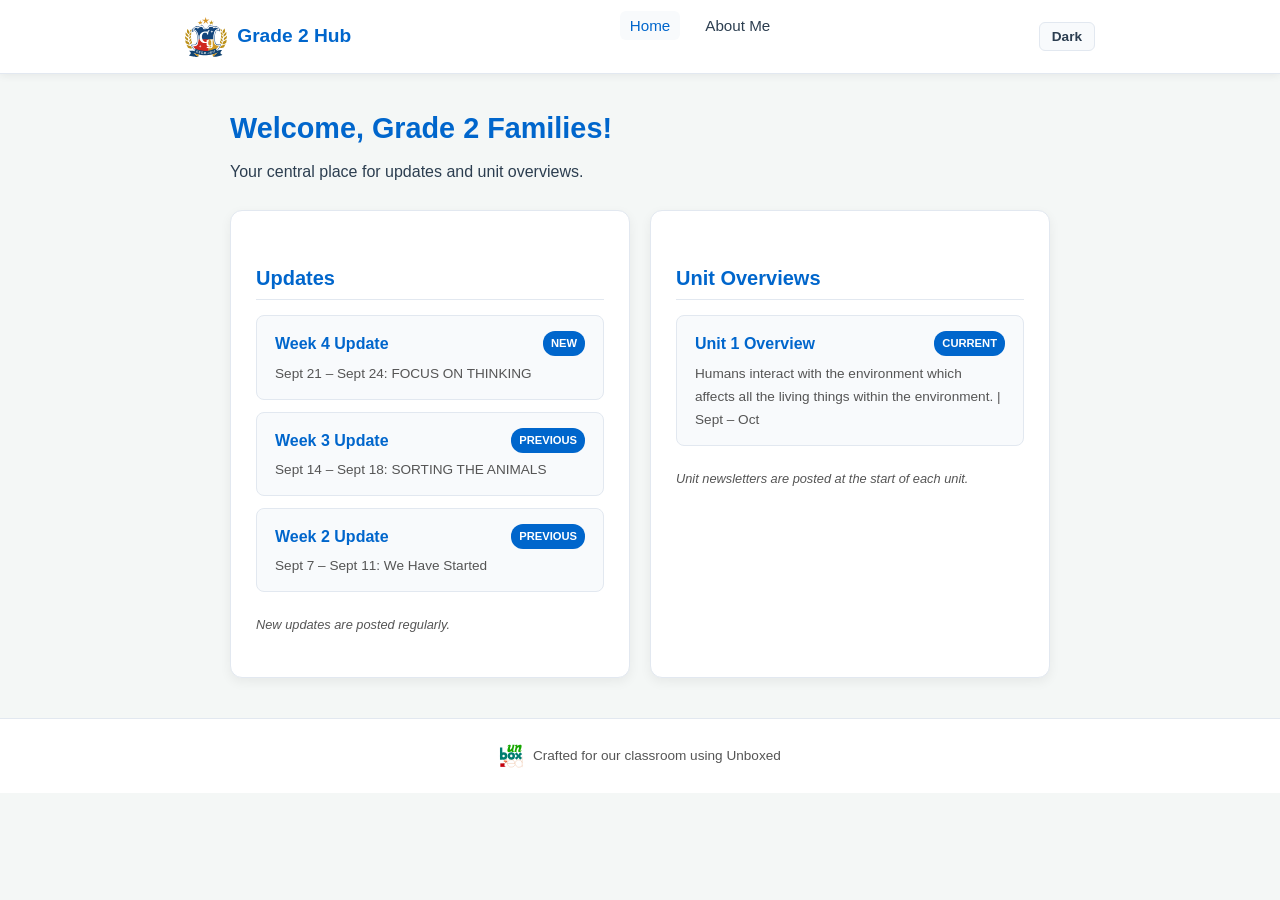
<file: index.html>
<!DOCTYPE html>
<html lang="en">

<head>
    <meta charset="UTF-8">
    <meta name="viewport" content="width=device-width, initial-scale=1.0">
    <title>Grade 2 Parent Communication Hub</title>
    <link rel="icon" type="image/svg+xml" href="assets/GCIS_logo.svg">
    <!-- LINK TO CENTRAL STYLESHEET -->
    <link rel="stylesheet" href="assets/style.css">
</head>

<body>

    <!-- TOP NAVIGATION BAR -->
    <nav class="navbar">
        <div class="nav-container">
            <a href="index.html" class="nav-brand"><img src="assets/GCIS_logo.svg" alt="School Logo" style="height: 40px; vertical-align: middle; margin-right: 10px;">Grade 2 Hub</a>

            <ul class="nav-menu">
                <li><a href="index.html" class="nav-link active">Home</a></li>
                <li><a href="about.html" class="nav-link">About Me</a></li>
            </ul>

            <div class="nav-controls">
                <!-- Google Translate Dropdown Widget -->
                <div id="google_translate_element"></div>

                <!-- Dark Mode Toggle Button -->
                <button id="theme-toggle" class="theme-toggle-btn" aria-label="Toggle Dark Mode">Dark</button>
            </div>
        </div>
    </nav>

    <!-- MAIN CONTENT -->
    <div class="container">
        <header>
            <h1>Welcome, Grade 2 Families!</h1>
            <p>Your central place for updates and unit overviews.</p>
        </header>

        <div class="sections-grid">

            <!-- WEEKLY NEWSLETTERS -->
            <div class="section-card weekly-card">
                <h2>Updates</h2>
                <div class="link-list">
                
                    <a href="weekly/week-04/" class="link-button">
                        <span class="link-title">Week 4 Update <span class="badge">NEW</span></span>
                        <span class="link-subtitle">Sept 21 – Sept 24: FOCUS ON THINKING</span>
                    </a>

                    <a href="weekly/week-03/" class="link-button">
                        <span class="link-title">Week 3 Update <span class="badge">PREVIOUS</span></span>
                        <span class="link-subtitle">Sept 14 – Sept 18: SORTING THE ANIMALS</span>
                    </a>

                    <a href="weekly/week-02/index.html" class="link-button">
                        <span class="link-title">Week 2 Update <span class="badge">PREVIOUS</span></span>
                        <span class="link-subtitle">Sept 7 – Sept 11: We Have Started</span>
                    </a>

                    <p class="note">New updates are posted regularly.</p>
                </div>
            </div>

            <!-- UNIT NEWSLETTERS -->
            <div class="section-card unit-card">
                <h2>Unit Overviews</h2>
                <div class="link-list">

                    <a href="units/unit-1/index.html" class="link-button">
                        <span class="link-title">Unit 1 Overview <span class="badge">CURRENT</span></span>
                        <span class="link-subtitle">Humans interact with the environment which affects all the living
                            things within the environment. | Sept – Oct</span>
                    </a>

                    <p class="note">Unit newsletters are posted at the start of each unit.</p>
                </div>
            </div>

        </div>
    </div>

    <!-- JAVASCRIPT FOR TRANSLATION AND DARK MODE TOGGLE -->
    <script type="text/javascript">
        function googleTranslateElementInit() {
            new google.translate.TranslateElement({
                pageLanguage: 'en',
                includedLanguages: 'zh-TW',
                layout: google.translate.TranslateElement.InlineLayout.SIMPLE
            }, 'google_translate_element');
        }
    </script>
    <script type="text/javascript"
        src="//translate.google.com/translate_a/element.js?cb=googleTranslateElementInit"></script>

    <!-- LINK TO CENTRAL JAVASCRIPT -->
    <script src="assets/main.js"></script>

        <footer class="site-footer">
        <img src="assets/unboxed_logo.svg" alt="Unboxed Logo">
        <span>Crafted for our classroom using Unboxed</span>
    </footer>
</body>

</html>
</file>
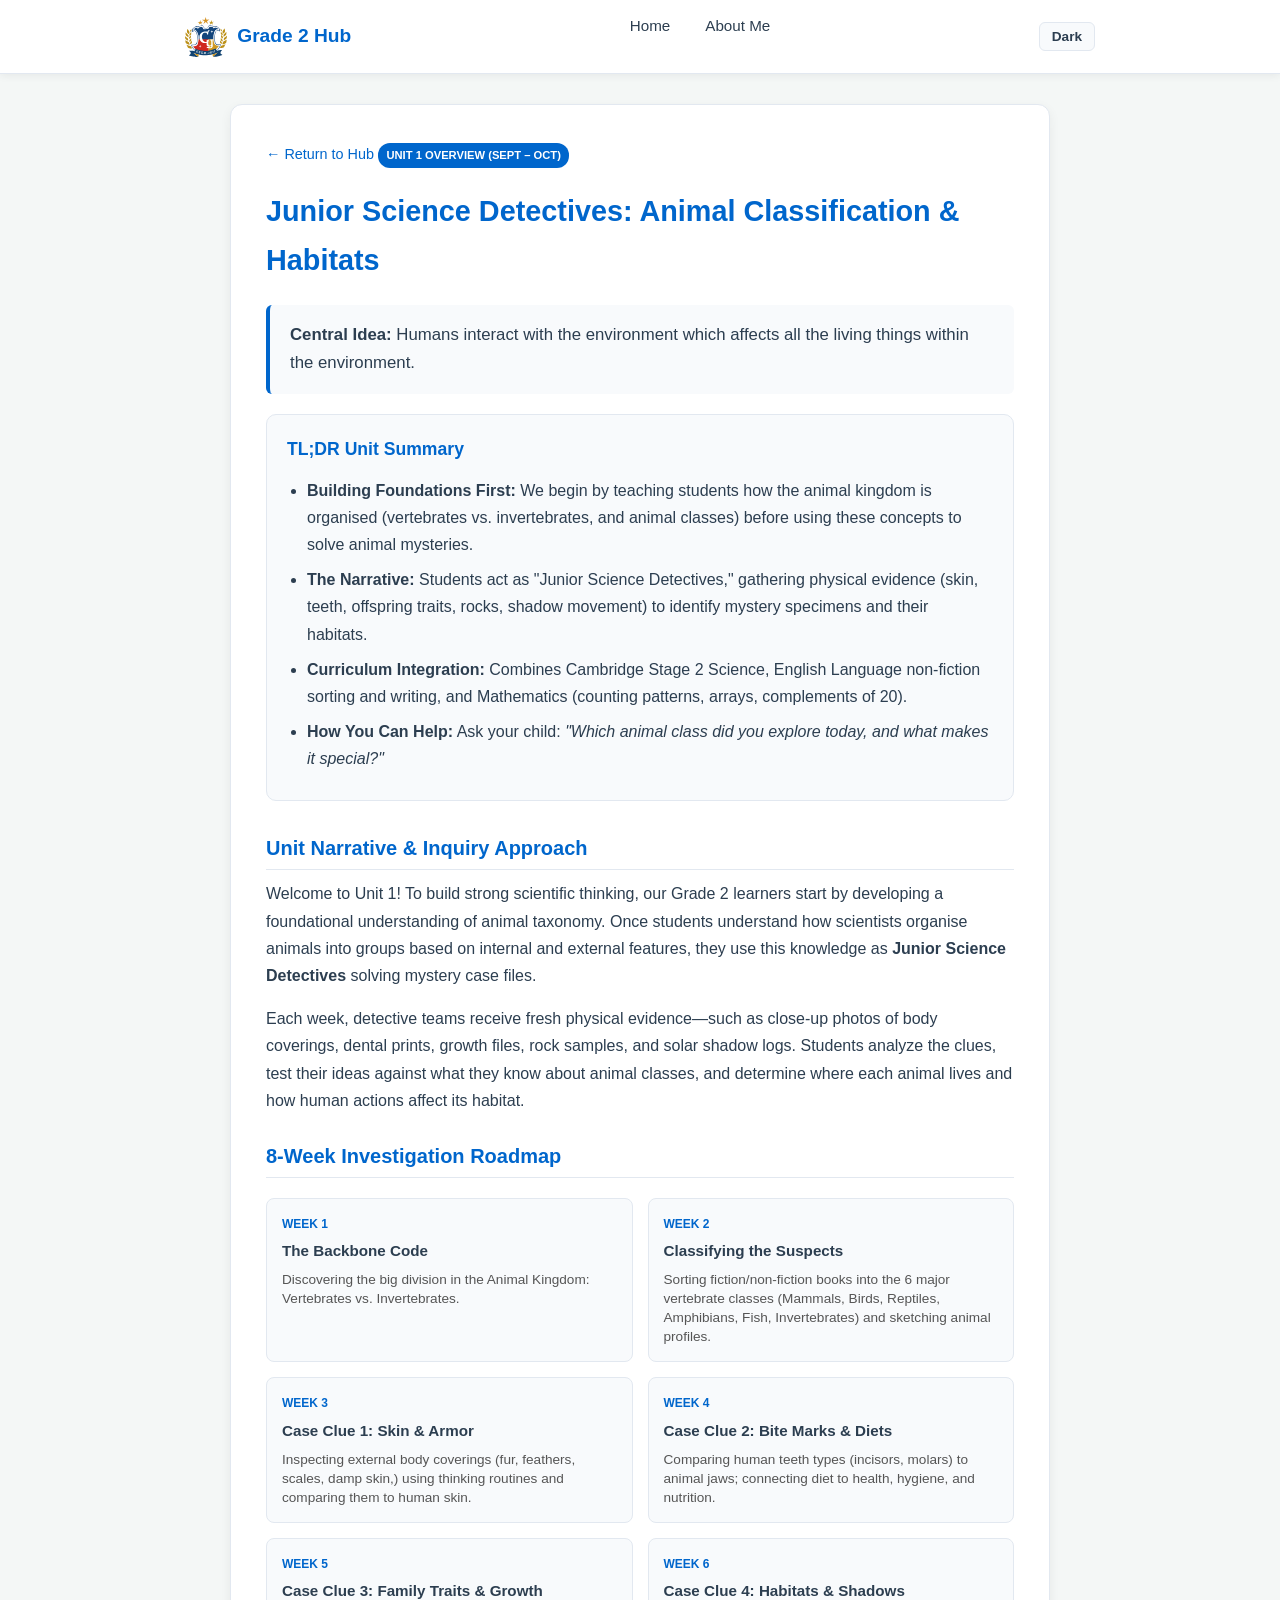
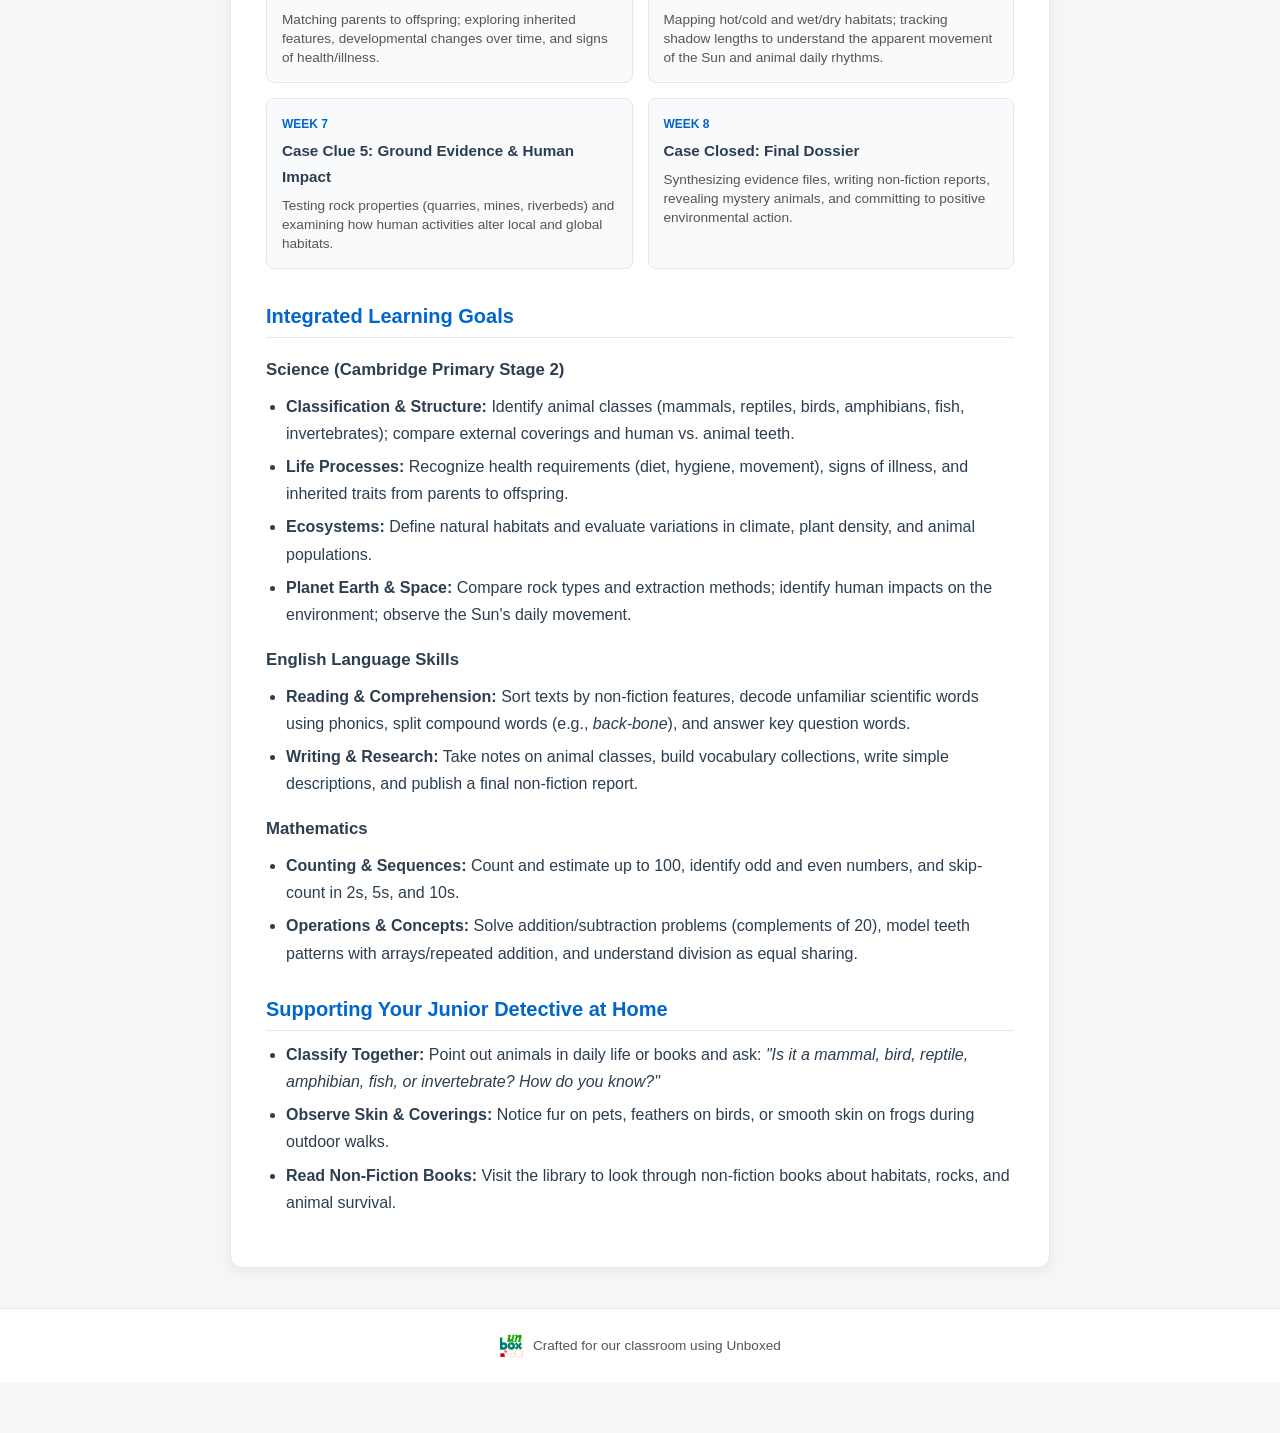
<file: units/unit-1/index.html>
<!DOCTYPE html>
<html lang="en">

<head>
    <meta charset="UTF-8">
    <meta name="viewport" content="width=device-width, initial-scale=1.0">
    <title>Unit 1 Overview: Animal Classification & Habitats - Grade 2 Hub</title>
    <link rel="icon" type="image/svg+xml" href="../../assets/GCIS_logo.svg">
    <!-- LINK TO CENTRAL STYLESHEET -->
    <link rel="stylesheet" href="../../assets/style.css">
</head>

<body>

    <!-- TOP NAVIGATION BAR -->
    <nav class="navbar">
        <div class="nav-container">
            <a href="../../index.html" class="nav-brand"><img src="../../assets/GCIS_logo.svg" alt="School Logo" style="height: 40px; vertical-align: middle; margin-right: 10px;">Grade 2 Hub</a>

            <ul class="nav-menu">
                <li><a href="../../index.html" class="nav-link">Home</a></li>
                <li><a href="../../about.html" class="nav-link">About Me</a></li>
            </ul>

            <div class="nav-controls">
                <div id="google_translate_element"></div>
                <button id="theme-toggle" class="theme-toggle-btn" aria-label="Toggle Dark Mode">Dark</button>
            </div>
        </div>
    </nav>

    <!-- MAIN CONTENT -->
    <div class="container">
        <div class="card">
            <a href="../../index.html" class="back-link">&larr; Return to Hub</a>

            <span class="badge">Unit 1 Overview (Sept – Oct)</span>
            <h1>Junior Science Detectives: Animal Classification & Habitats</h1>

            <div class="central-idea-box">
                <strong>Central Idea:</strong> Humans interact with the environment which affects all the living things
                within the environment.
            </div>

            <!-- TLDR SUMMARY BOX -->
            <div class="tldr-box">
                <div class="tldr-title">TL;DR Unit Summary</div>
                <ul class="tldr-list">
                    <li><strong>Building Foundations First:</strong> We begin by teaching students how the animal
                        kingdom is organised (vertebrates vs. invertebrates, and animal classes) before using these
                        concepts to solve animal mysteries.</li>
                    <li><strong>The Narrative:</strong> Students act as "Junior Science Detectives," gathering physical
                        evidence (skin, teeth, offspring traits, rocks, shadow movement) to identify mystery specimens
                        and their habitats.</li>
                    <li><strong>Curriculum Integration:</strong> Combines Cambridge Stage 2 Science, English Language
                        non-fiction sorting and writing, and Mathematics (counting patterns, arrays, complements of 20).
                    </li>
                    <li><strong>How You Can Help:</strong> Ask your child: <em>"Which animal class did you explore
                            today, and what makes it special?"</em></li>
                </ul>
            </div>

            <h2>Unit Narrative & Inquiry Approach</h2>
            <p>Welcome to Unit 1! To build strong scientific thinking, our Grade 2 learners start by developing a
                foundational understanding of animal taxonomy. Once students understand how scientists organise animals
                into groups based on internal and external features, they use this knowledge as <strong>Junior Science
                    Detectives</strong> solving mystery case files.</p>

            <p>Each week, detective teams receive fresh physical evidence—such as close-up photos of body coverings,
                dental prints, growth files, rock samples, and solar shadow logs. Students analyze the clues, test their
                ideas against what they know about animal classes, and determine where each animal lives and how human
                actions affect its habitat.</p>

            <h2>8-Week Investigation Roadmap</h2>
            <div class="roadmap-grid">
                <div class="roadmap-step">
                    <div class="step-week">Week 1</div>
                    <div class="step-title">The Backbone Code</div>
                    <div class="step-desc">Discovering the big division in the Animal Kingdom: Vertebrates vs.
                        Invertebrates.</div>
                </div>
                <div class="roadmap-step">
                    <div class="step-week">Week 2</div>
                    <div class="step-title">Classifying the Suspects</div>
                    <div class="step-desc">Sorting fiction/non-fiction books into the 6 major vertebrate classes (Mammals,
                        Birds, Reptiles, Amphibians, Fish, Invertebrates) and sketching animal profiles.</div>
                </div>
                <div class="roadmap-step">
                    <div class="step-week">Week 3</div>
                    <div class="step-title">Case Clue 1: Skin & Armor</div>
                    <div class="step-desc">Inspecting external body coverings (fur, feathers, scales, damp skin,) using thinking routines and comparing them to human skin.</div>
                </div>
                <div class="roadmap-step">
                    <div class="step-week">Week 4</div>
                    <div class="step-title">Case Clue 2: Bite Marks & Diets</div>
                    <div class="step-desc">Comparing human teeth types (incisors, molars) to animal jaws; connecting
                        diet to health, hygiene, and nutrition.</div>
                </div>
                <div class="roadmap-step">
                    <div class="step-week">Week 5</div>
                    <div class="step-title">Case Clue 3: Family Traits & Growth</div>
                    <div class="step-desc">Matching parents to offspring; exploring inherited features, developmental
                        changes over time, and signs of health/illness.</div>
                </div>
                <div class="roadmap-step">
                    <div class="step-week">Week 6</div>
                    <div class="step-title">Case Clue 4: Habitats & Shadows</div>
                    <div class="step-desc">Mapping hot/cold and wet/dry habitats; tracking shadow lengths to understand
                        the apparent movement of the Sun and animal daily rhythms.</div>
                </div>
                <div class="roadmap-step">
                    <div class="step-week">Week 7</div>
                    <div class="step-title">Case Clue 5: Ground Evidence & Human Impact</div>
                    <div class="step-desc">Testing rock properties (quarries, mines, riverbeds) and examining how human
                        activities alter local and global habitats.</div>
                </div>
                <div class="roadmap-step">
                    <div class="step-week">Week 8</div>
                    <div class="step-title">Case Closed: Final Dossier</div>
                    <div class="step-desc">Synthesizing evidence files, writing non-fiction reports, revealing mystery
                        animals, and committing to positive environmental action.</div>
                </div>
            </div>

            <h2>Integrated Learning Goals</h2>

            <h3>Science (Cambridge Primary Stage 2)</h3>
            <ul>
                <li><strong>Classification & Structure:</strong> Identify animal classes (mammals, reptiles, birds,
                    amphibians, fish, invertebrates); compare external coverings and human vs. animal teeth.</li>
                <li><strong>Life Processes:</strong> Recognize health requirements (diet, hygiene, movement), signs of
                    illness, and inherited traits from parents to offspring.</li>
                <li><strong>Ecosystems:</strong> Define natural habitats and evaluate variations in climate, plant
                    density, and animal populations.</li>
                <li><strong>Planet Earth & Space:</strong> Compare rock types and extraction methods; identify human
                    impacts on the environment; observe the Sun's daily movement.</li>
            </ul>

            <h3>English Language Skills</h3>
            <ul>
                <li><strong>Reading & Comprehension:</strong> Sort texts by non-fiction features, decode unfamiliar
                    scientific words using phonics, split compound words (e.g., <em>back-bone</em>), and answer key
                    question words.</li>
                <li><strong>Writing & Research:</strong> Take notes on animal classes, build vocabulary collections,
                    write simple descriptions, and publish a final non-fiction report.</li>
            </ul>

            <h3>Mathematics</h3>
            <ul>
                <li><strong>Counting & Sequences:</strong> Count and estimate up to 100, identify odd and even numbers,
                    and skip-count in 2s, 5s, and 10s.</li>
                <li><strong>Operations & Concepts:</strong> Solve addition/subtraction problems (complements of 20),
                    model teeth patterns with arrays/repeated addition, and understand division as equal sharing.</li>
            </ul>

            <h2>Supporting Your Junior Detective at Home</h2>
            <ul>
                <li><strong>Classify Together:</strong> Point out animals in daily life or books and ask: <em>"Is it a
                        mammal, bird, reptile, amphibian, fish, or invertebrate? How do you know?"</em></li>
                <li><strong>Observe Skin & Coverings:</strong> Notice fur on pets, feathers on birds, or smooth skin on
                    frogs during outdoor walks.</li>
                <li><strong>Read Non-Fiction Books:</strong> Visit the library to look through non-fiction books about
                    habitats, rocks, and animal survival.</li>
            </ul>
        </div>
    </div>

    <!-- JAVASCRIPT FOR TRANSLATION AND DARK MODE -->
    <script type="text/javascript">
        function googleTranslateElementInit() {
            new google.translate.TranslateElement({
                pageLanguage: 'en',
                includedLanguages: 'zh-TW,zh-CN,en,ja,ko',
                layout: google.translate.TranslateElement.InlineLayout.SIMPLE
            }, 'google_translate_element');
        }
    </script>
    <script type="text/javascript"
        src="//translate.google.com/translate_a/element.js?cb=googleTranslateElementInit"></script>

    <!-- LINK TO CENTRAL JAVASCRIPT -->
    <script src="../../assets/main.js"></script>
    
        <footer class="site-footer">
        <img src="../../assets/unboxed_logo.svg" alt="Unboxed Logo">
        <span>Crafted for our classroom using Unboxed</span>
    </footer>
</body>

</html>
</file>
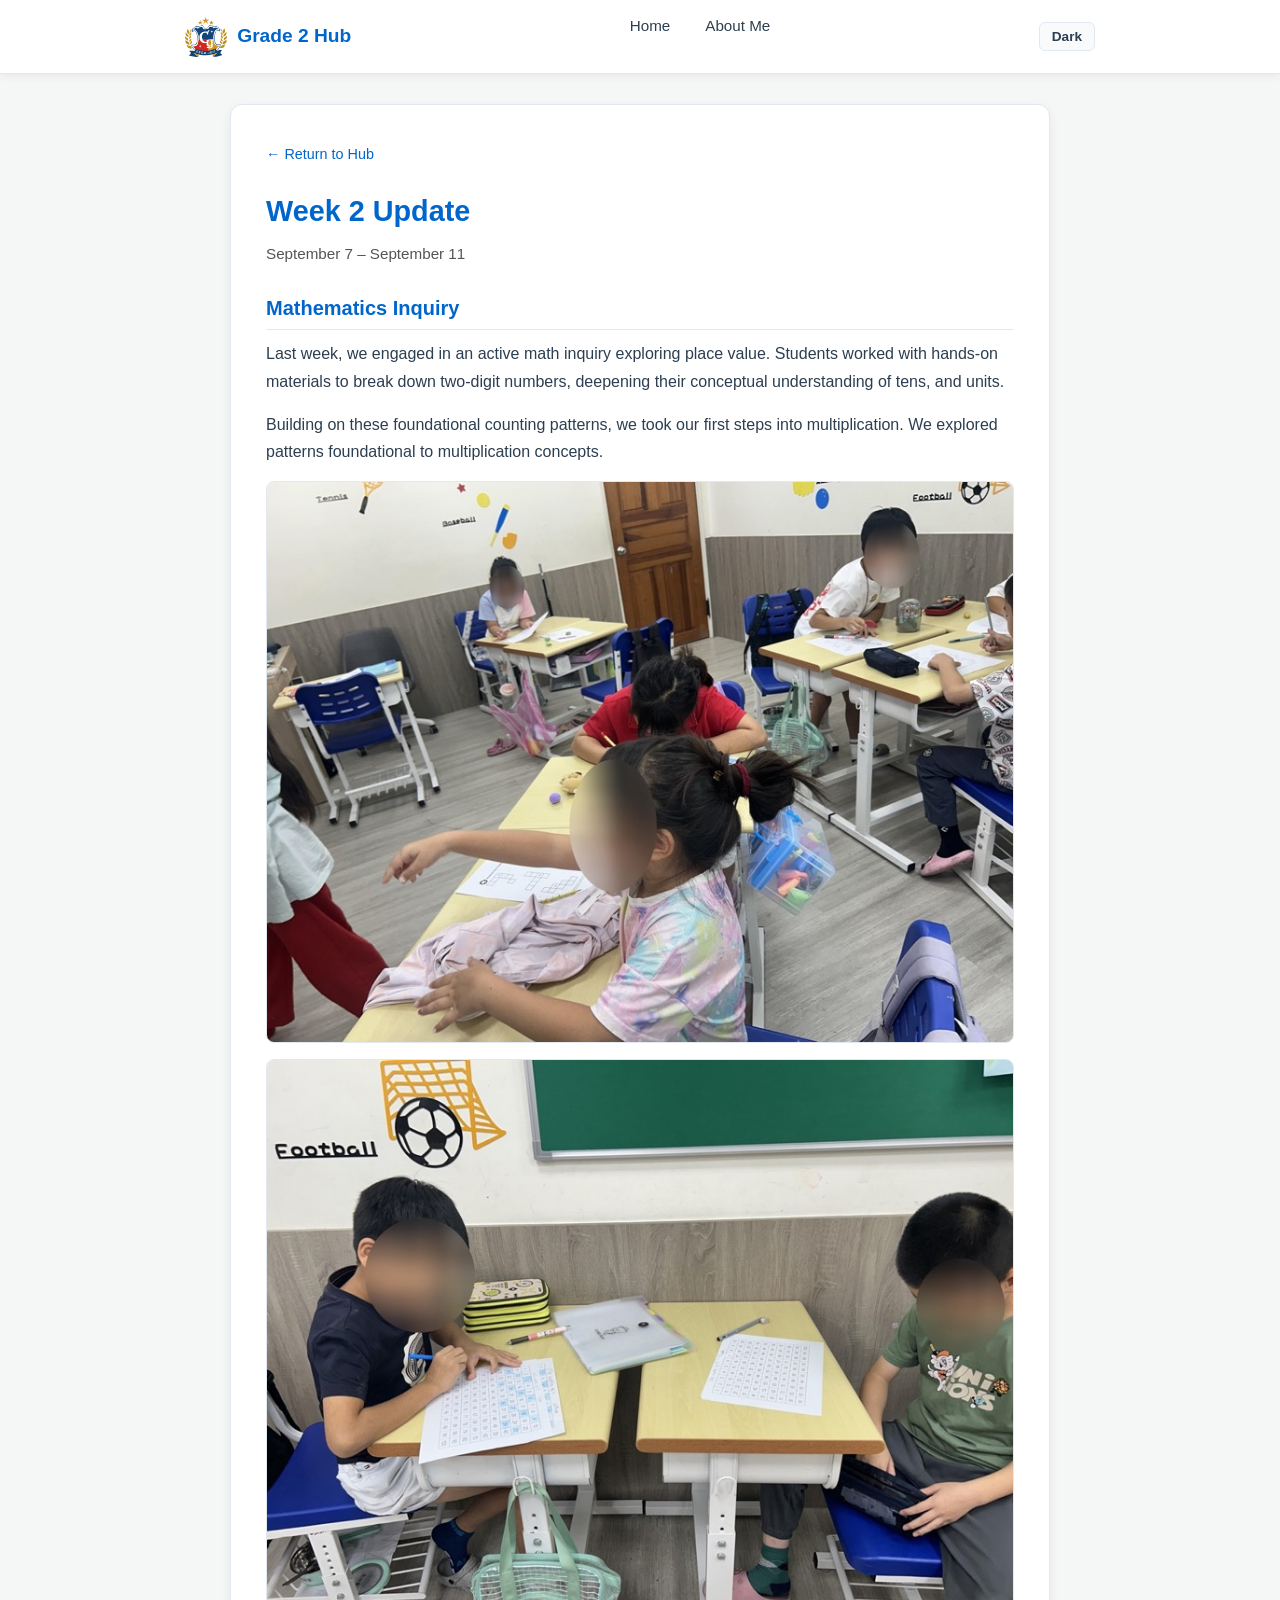
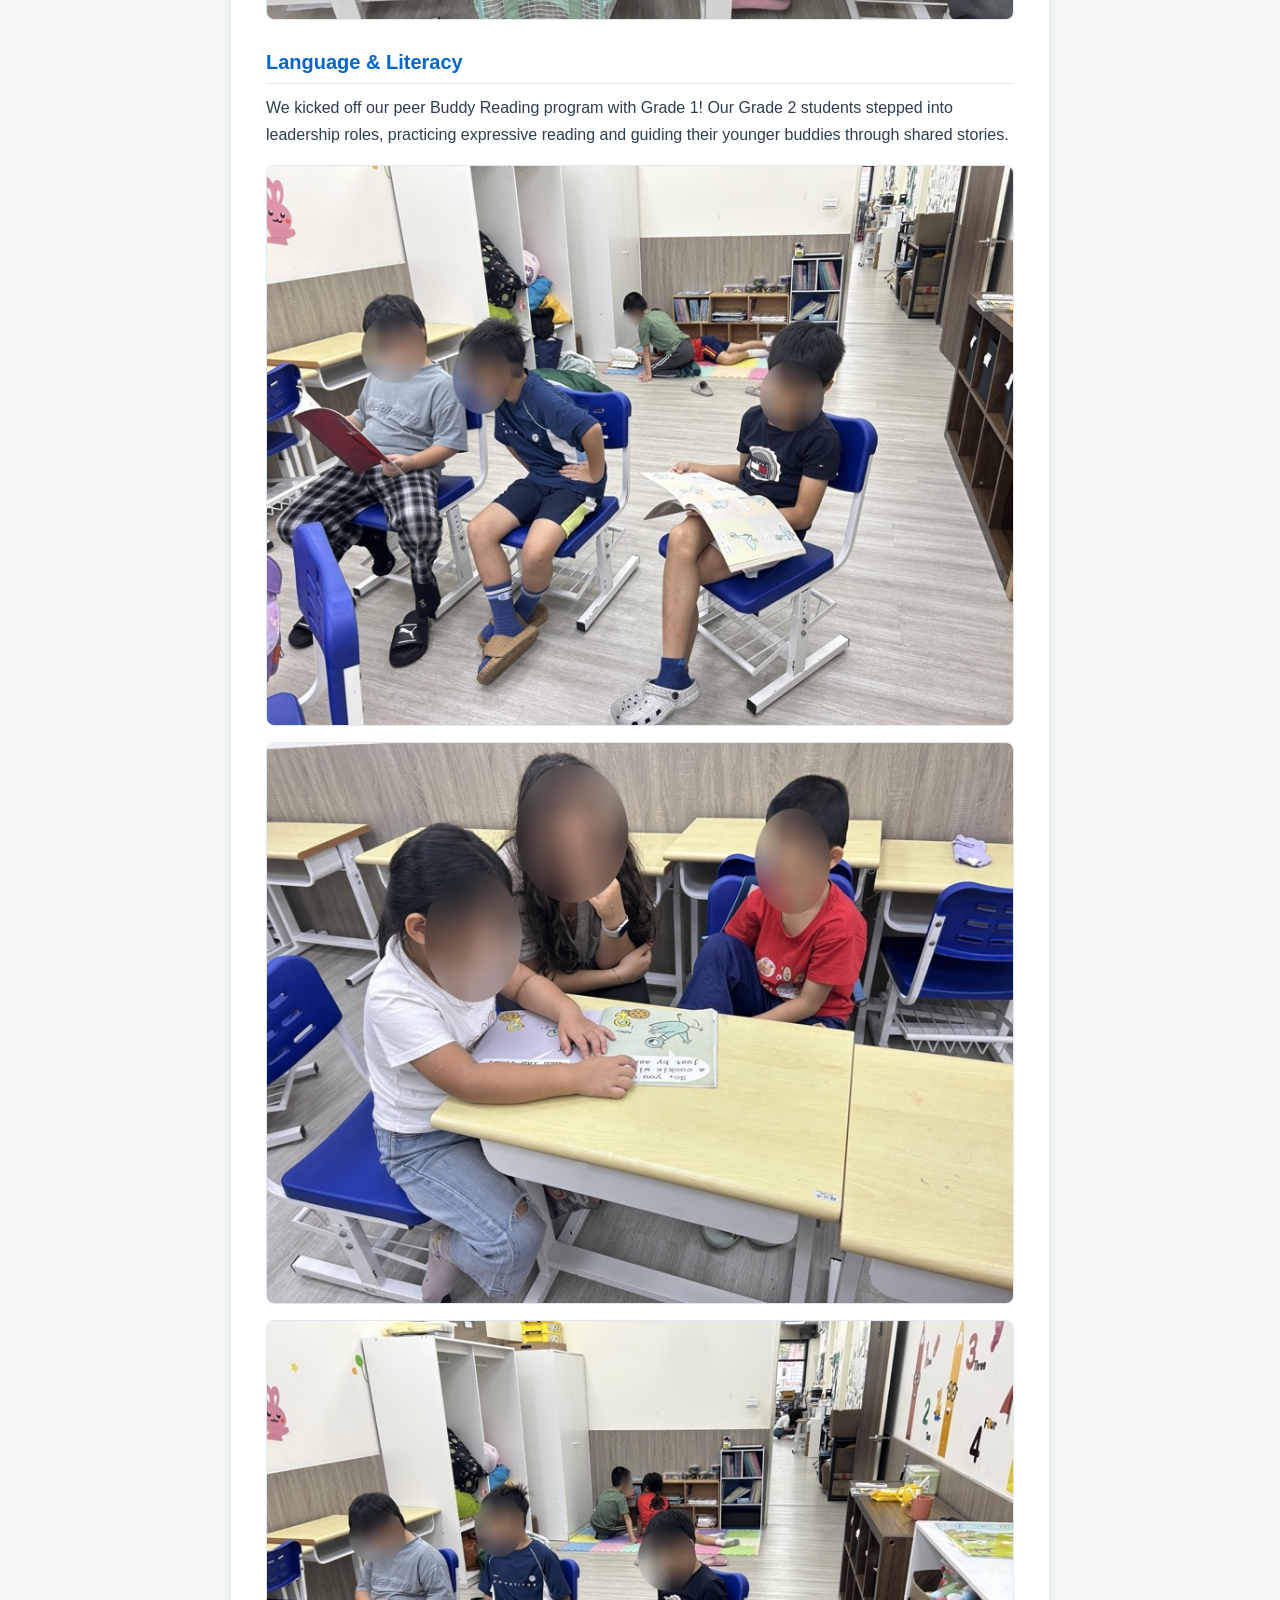
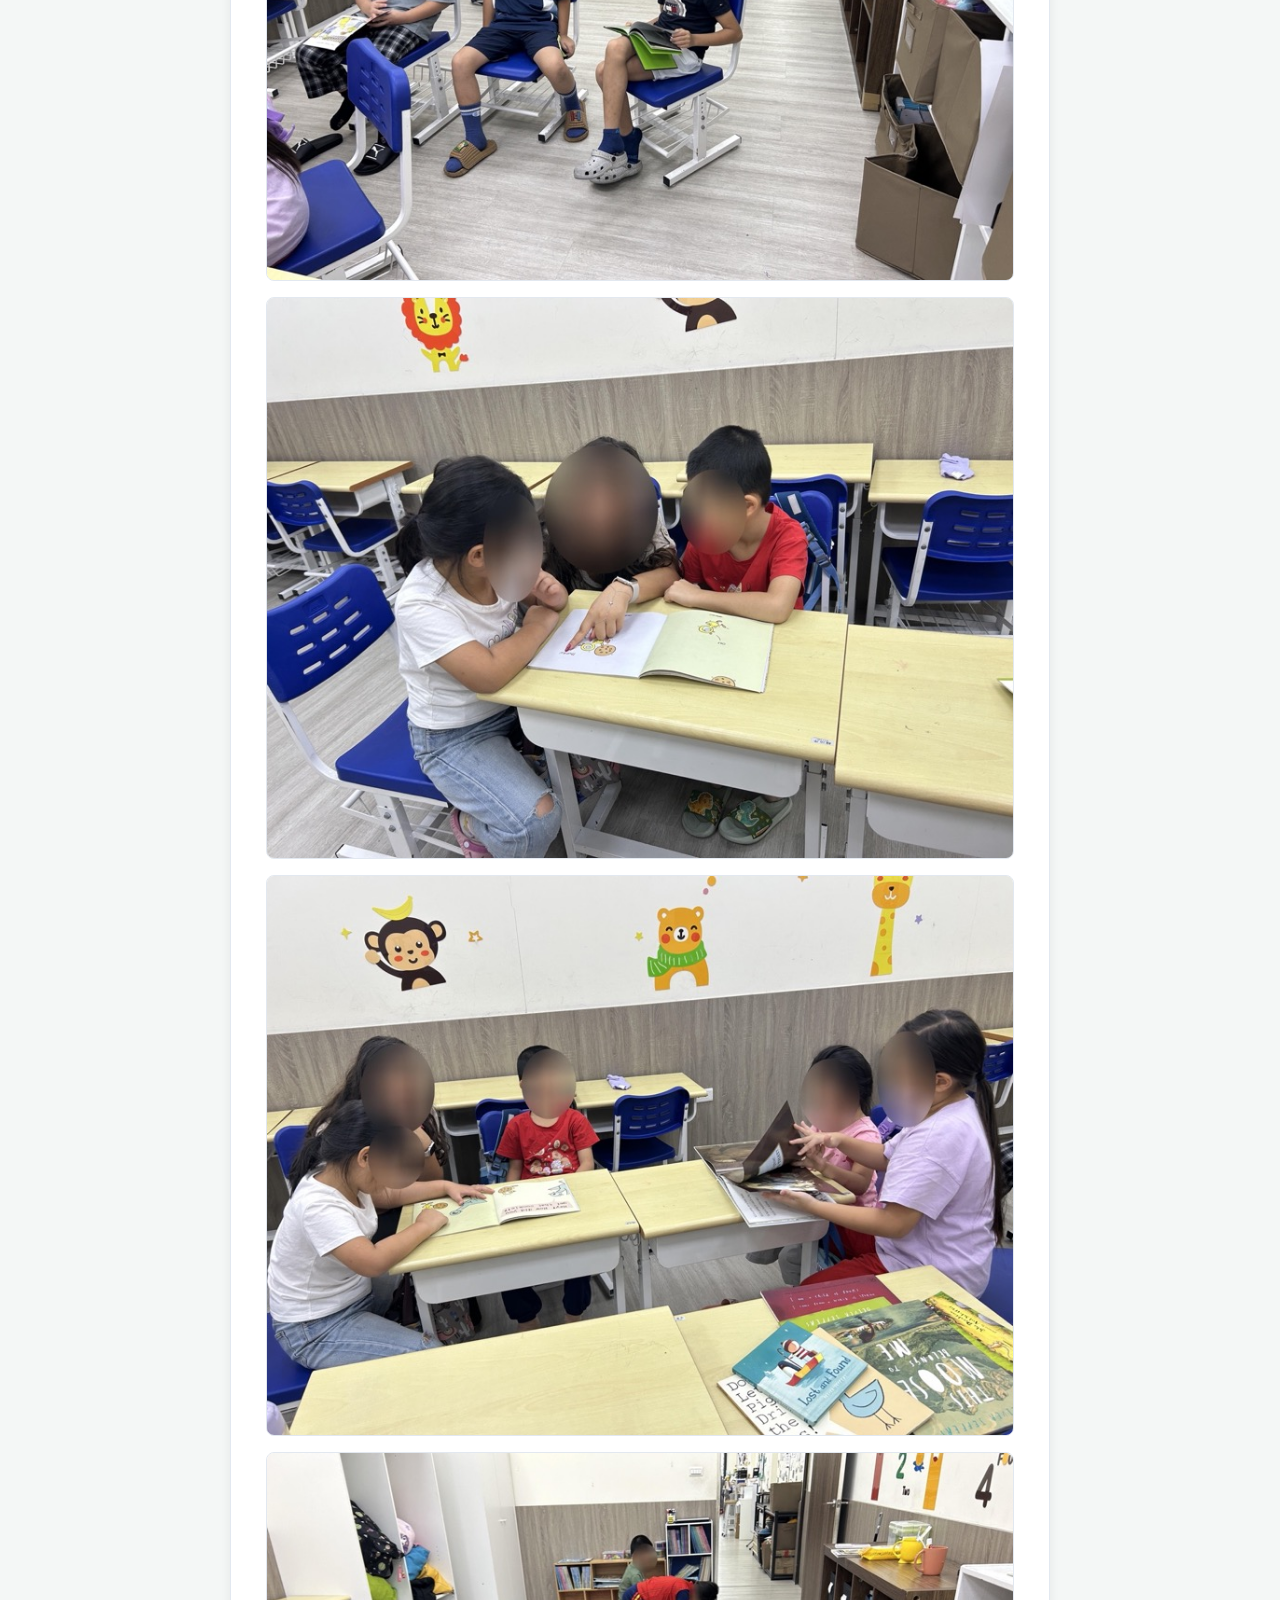
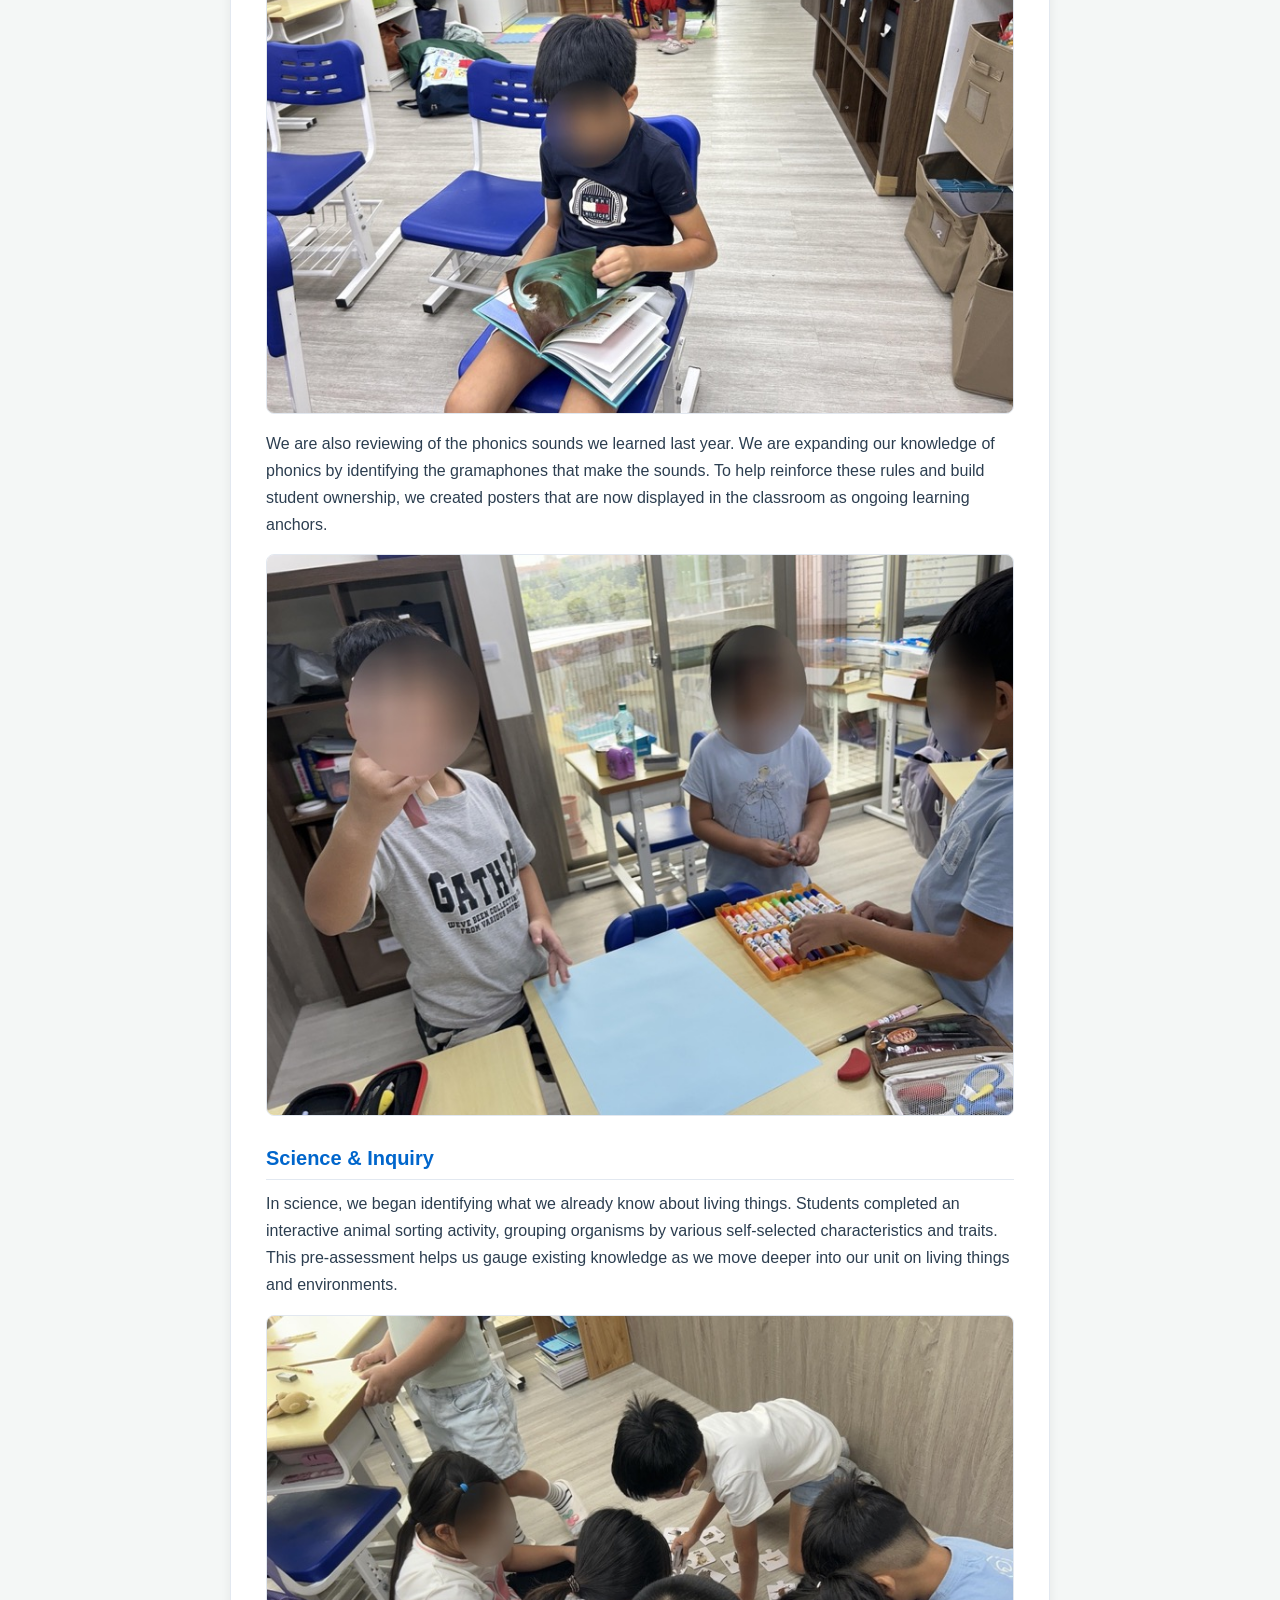
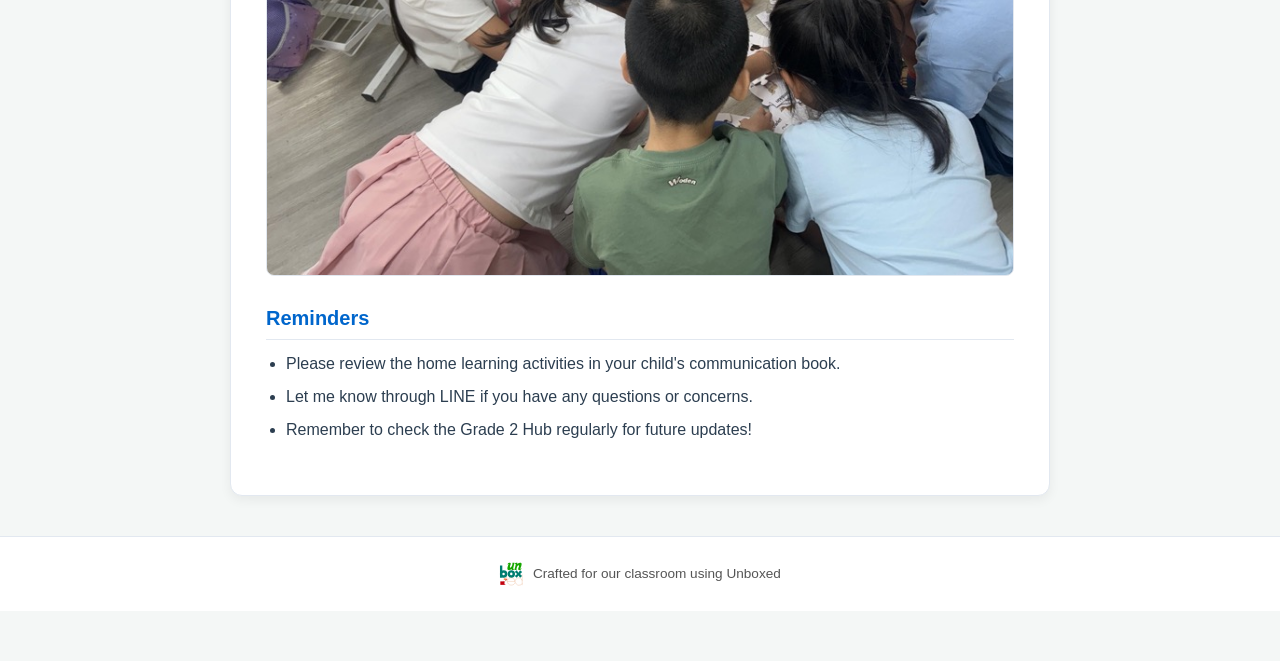
<file: weekly/week-02/index.html>
<!DOCTYPE html>
<html lang="en">

<head>
    <meta charset="UTF-8">
    <meta name="viewport" content="width=device-width, initial-scale=1.0">
    <title>Week 2 Update - Grade 2</title>
    <link rel="icon" type="image/svg+xml" href="../../assets/GCIS_logo.svg">
    <!-- LINK TO CENTRAL STYLESHEET -->
    <link rel="stylesheet" href="../../assets/style.css">
</head>

<body>

    <!-- TOP NAVIGATION BAR -->
    <nav class="navbar">
        <div class="nav-container">
            <a href="../../index.html" class="nav-brand"><img src="../../assets/GCIS_logo.svg" alt="School Logo" style="height: 40px; vertical-align: middle; margin-right: 10px;">Grade 2 Hub</a>

            <ul class="nav-menu">
                <li><a href="../../index.html" class="nav-link">Home</a></li>
                <li><a href="../../about.html" class="nav-link">About Me</a></li>
            </ul>

            <div class="nav-controls">
                <div id="google_translate_element"></div>
                <button id="theme-toggle" class="theme-toggle-btn" aria-label="Toggle Dark Mode">Dark</button>
            </div>
        </div>
    </nav>

    <!-- MAIN CONTENT -->
    <div class="container">
        <div class="card">
            <a href="../../index.html" class="back-link">&larr; Return to Hub</a>
            
            <h1>Week 2 Update</h1>
            <div class="date-subtitle">September 7 – September 11</div>

            <h2>Mathematics Inquiry</h2>
            <p>Last week, we engaged in an active math inquiry exploring place value. Students worked with hands-on materials to break down two-digit numbers, deepening their conceptual understanding of tens, and units.</p>
            <p>Building on these foundational counting patterns, we took our first steps into multiplication. We explored patterns foundational to multiplication concepts.</p>
            <img src="assets/images/Maths 100 investigation.jpg" alt="Maths 100 investigation.jpg" class="newsletter-img" title="Tap to expand">
            <img src="assets/images/Maths skip counting by 3 1.jpg" alt="Maths skip counting by 3 1.jpg" class="newsletter-img" title="Tap to expand">

            <h2>Language & Literacy</h2>
            <p>We kicked off our peer Buddy Reading program with Grade 1! Our Grade 2 students stepped into leadership roles, practicing expressive reading and guiding their younger buddies through shared stories.</p>
            <img src="assets/images/Buddy Reading 11_9 1.jpg" alt="Buddy Reading 11_9 1.jpg" class="newsletter-img" title="Tap to expand">
            <img src="assets/images/Buddy Reading 11_9 2.jpg" alt="Buddy Reading 11_9 2.jpg" class="newsletter-img" title="Tap to expand">
            <img src="assets/images/Buddy Reading 11_9 4.jpg" alt="Buddy Reading 11_9 4.jpg" class="newsletter-img" title="Tap to expand">
            <img src="assets/images/Buddy Reading 11_9 6.jpg" alt="Buddy Reading 11_9 6.jpg" class="newsletter-img" title="Tap to expand">
            <img src="assets/images/Buddy Reading 11_9 5.jpg" alt="Buddy Reading 11_9 5.jpg" class="newsletter-img" title="Tap to expand">
            <img src="assets/images/Buddy Reading 11_9 7.jpg" alt="Buddy Reading 11_9 7.jpg" class="newsletter-img" title="Tap to expand">
            <p>We are also reviewing of the phonics sounds we learned last year. We are expanding our knowledge of phonics by
                identifying the gramaphones that make the sounds. To help reinforce these rules and build student ownership, we
                created posters that are now displayed in the classroom as ongoing learning anchors.</p>
            <img src="assets/images/Phonics Charts 2.jpg" alt="Phonics Charts 2.jpg" class="newsletter-img" title="Tap to expand">

            <h2>Science & Inquiry</h2>
            <p>In science, we began identifying what we already know about living things. Students completed an interactive animal sorting activity, grouping organisms by various self-selected characteristics and traits. This pre-assessment helps us gauge existing knowledge as we move deeper into our unit on living things and environments.</p>
            <img src="assets/images/Science Sort.jpg" alt="Science Sort.jpg" class="newsletter-img" title="Tap to expand">

            <h2>Reminders</h2>
            <ul>
                <li>Please review the home learning activities in your child's communication book.</li>
                <li>Let me know through LINE if you have any questions or concerns.</li>
                <li>Remember to check the Grade 2 Hub regularly for future updates!</li>
            </ul>
        </div>
    </div>

    <!-- JAVASCRIPT FOR TRANSLATION AND DARK MODE -->
    <script type="text/javascript">
        function googleTranslateElementInit() {
            new google.translate.TranslateElement({
                pageLanguage: 'en',
                includedLanguages: 'zh-TW,zh-CN,en,ja,ko',
                layout: google.translate.TranslateElement.InlineLayout.SIMPLE
            }, 'google_translate_element');
        }
    </script>
    <script type="text/javascript" src="//translate.google.com/translate_a/element.js?cb=googleTranslateElementInit"></script>

    <!-- LINK TO CENTRAL JAVASCRIPT -->
    <script src="../../assets/main.js"></script>


        <footer class="site-footer">
        <img src="../../assets/unboxed_logo.svg" alt="Unboxed Logo">
        <span>Crafted for our classroom using Unboxed</span>
    </footer>
</body>

</html>
</file>
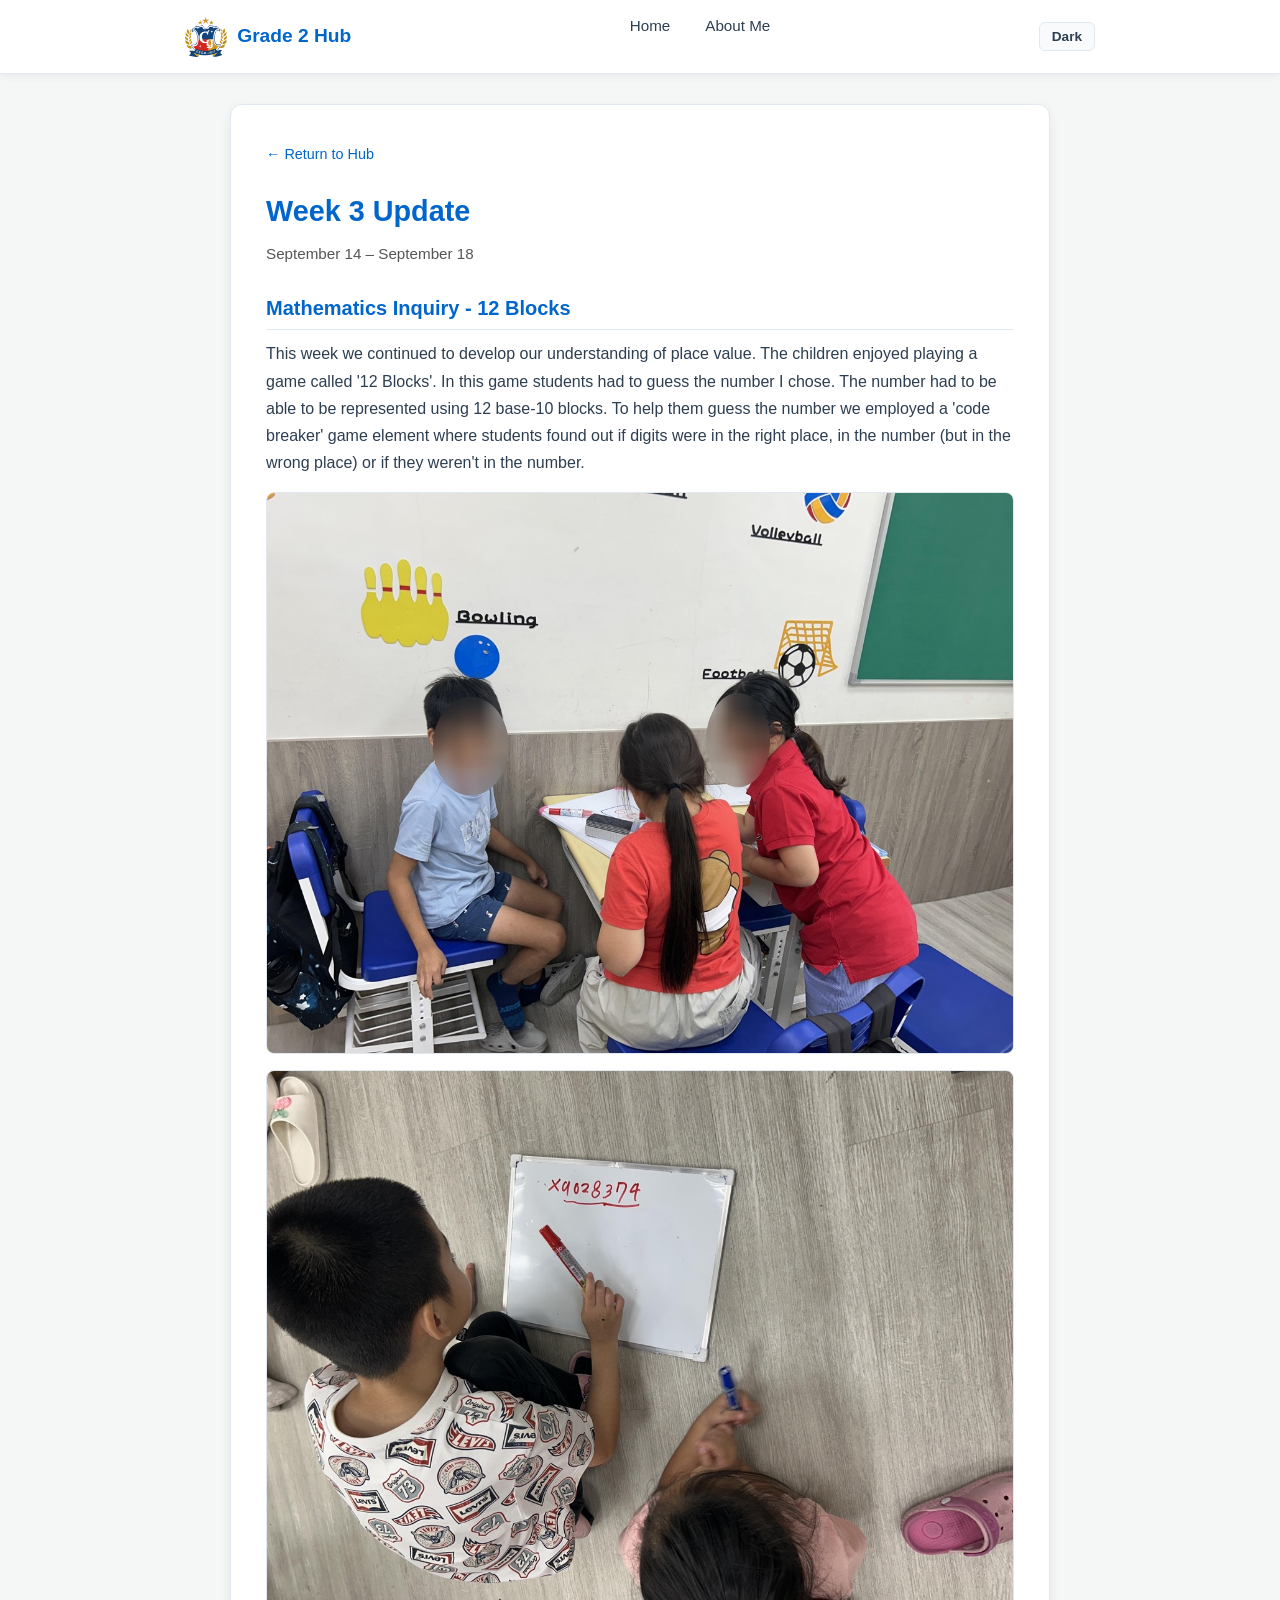
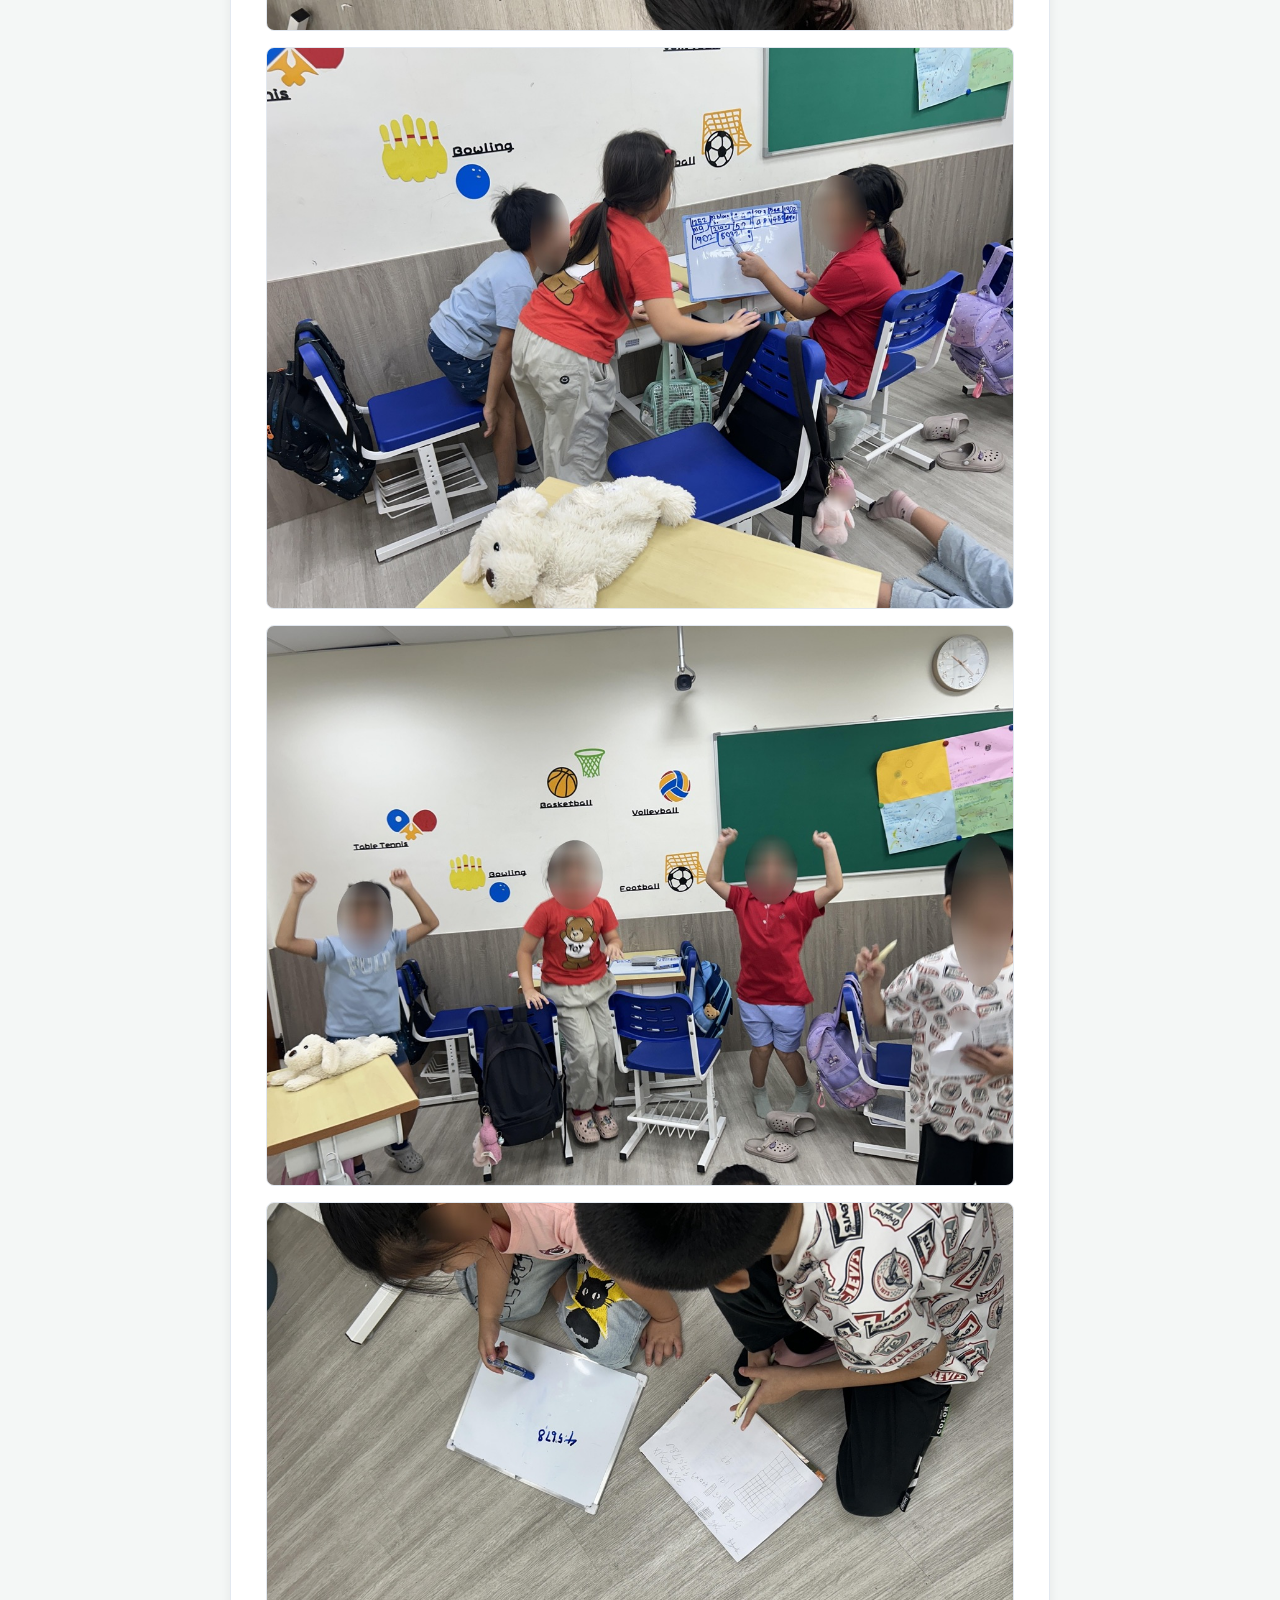
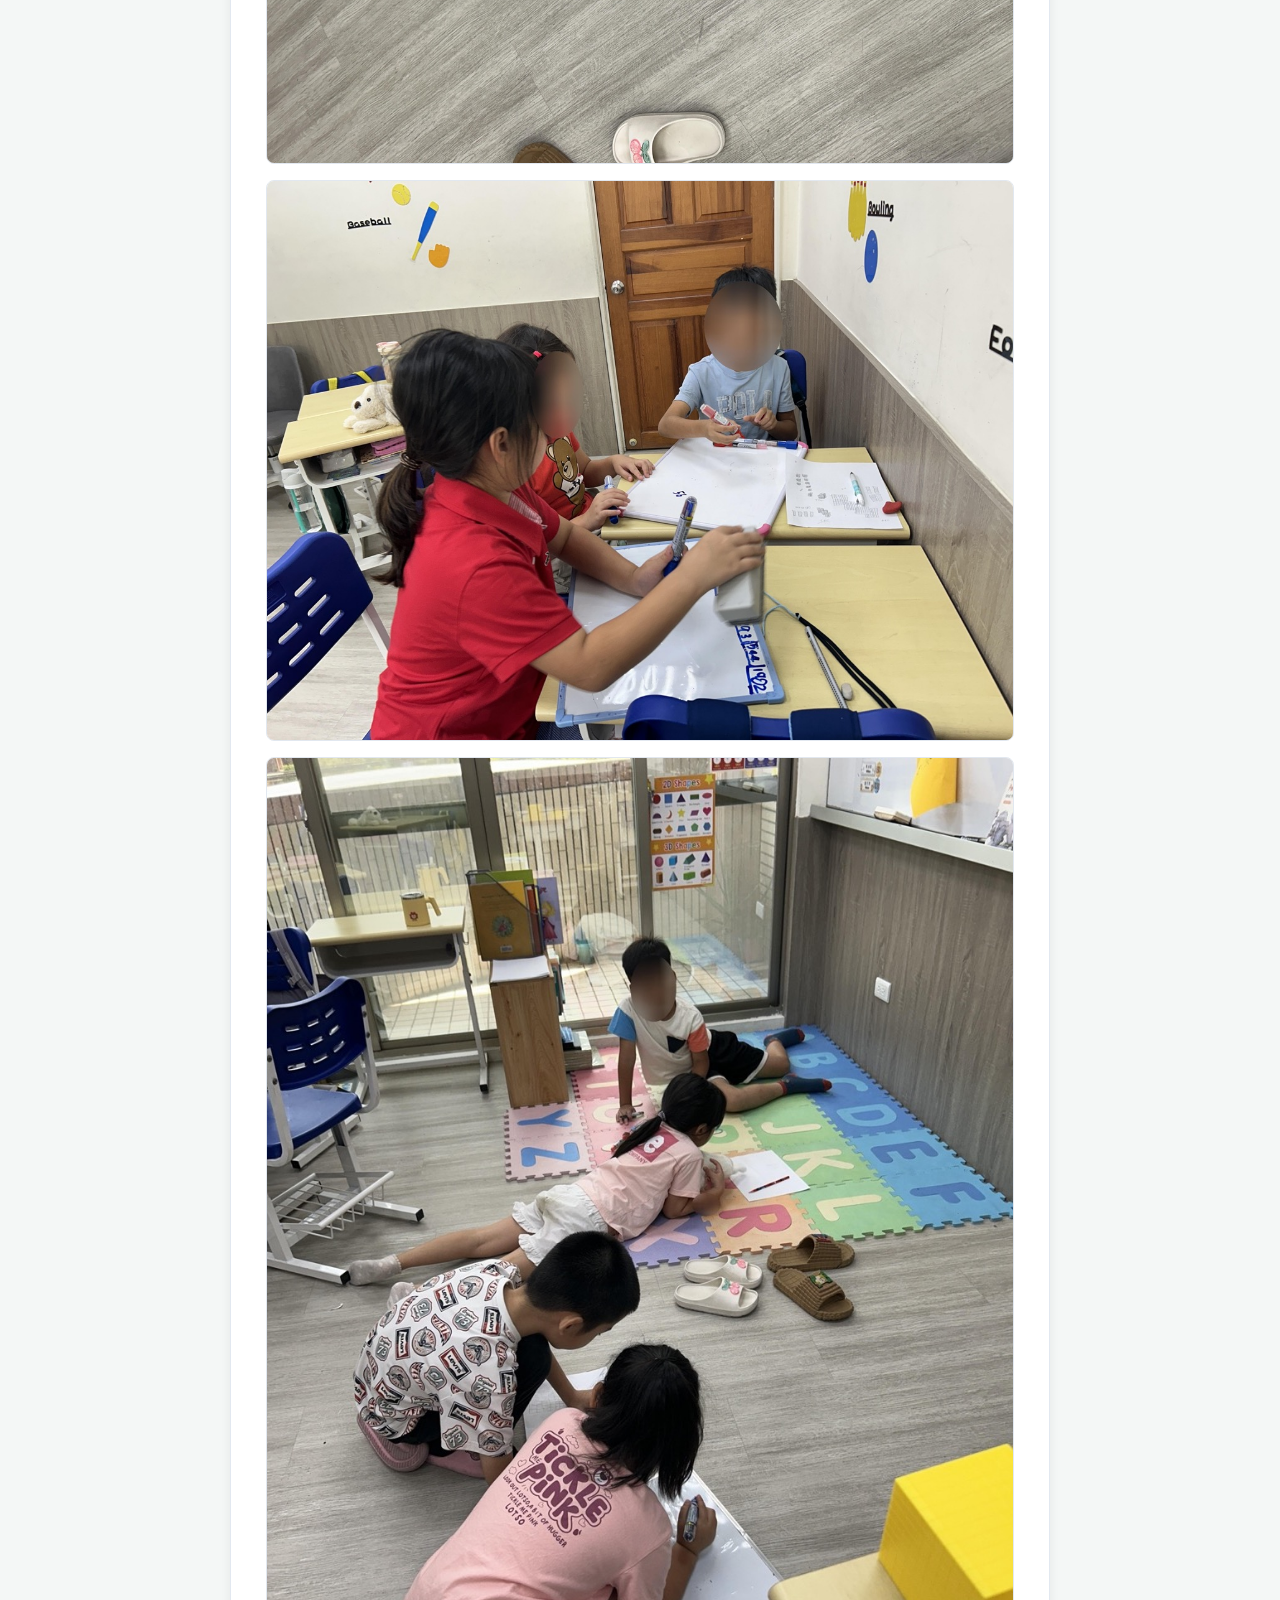
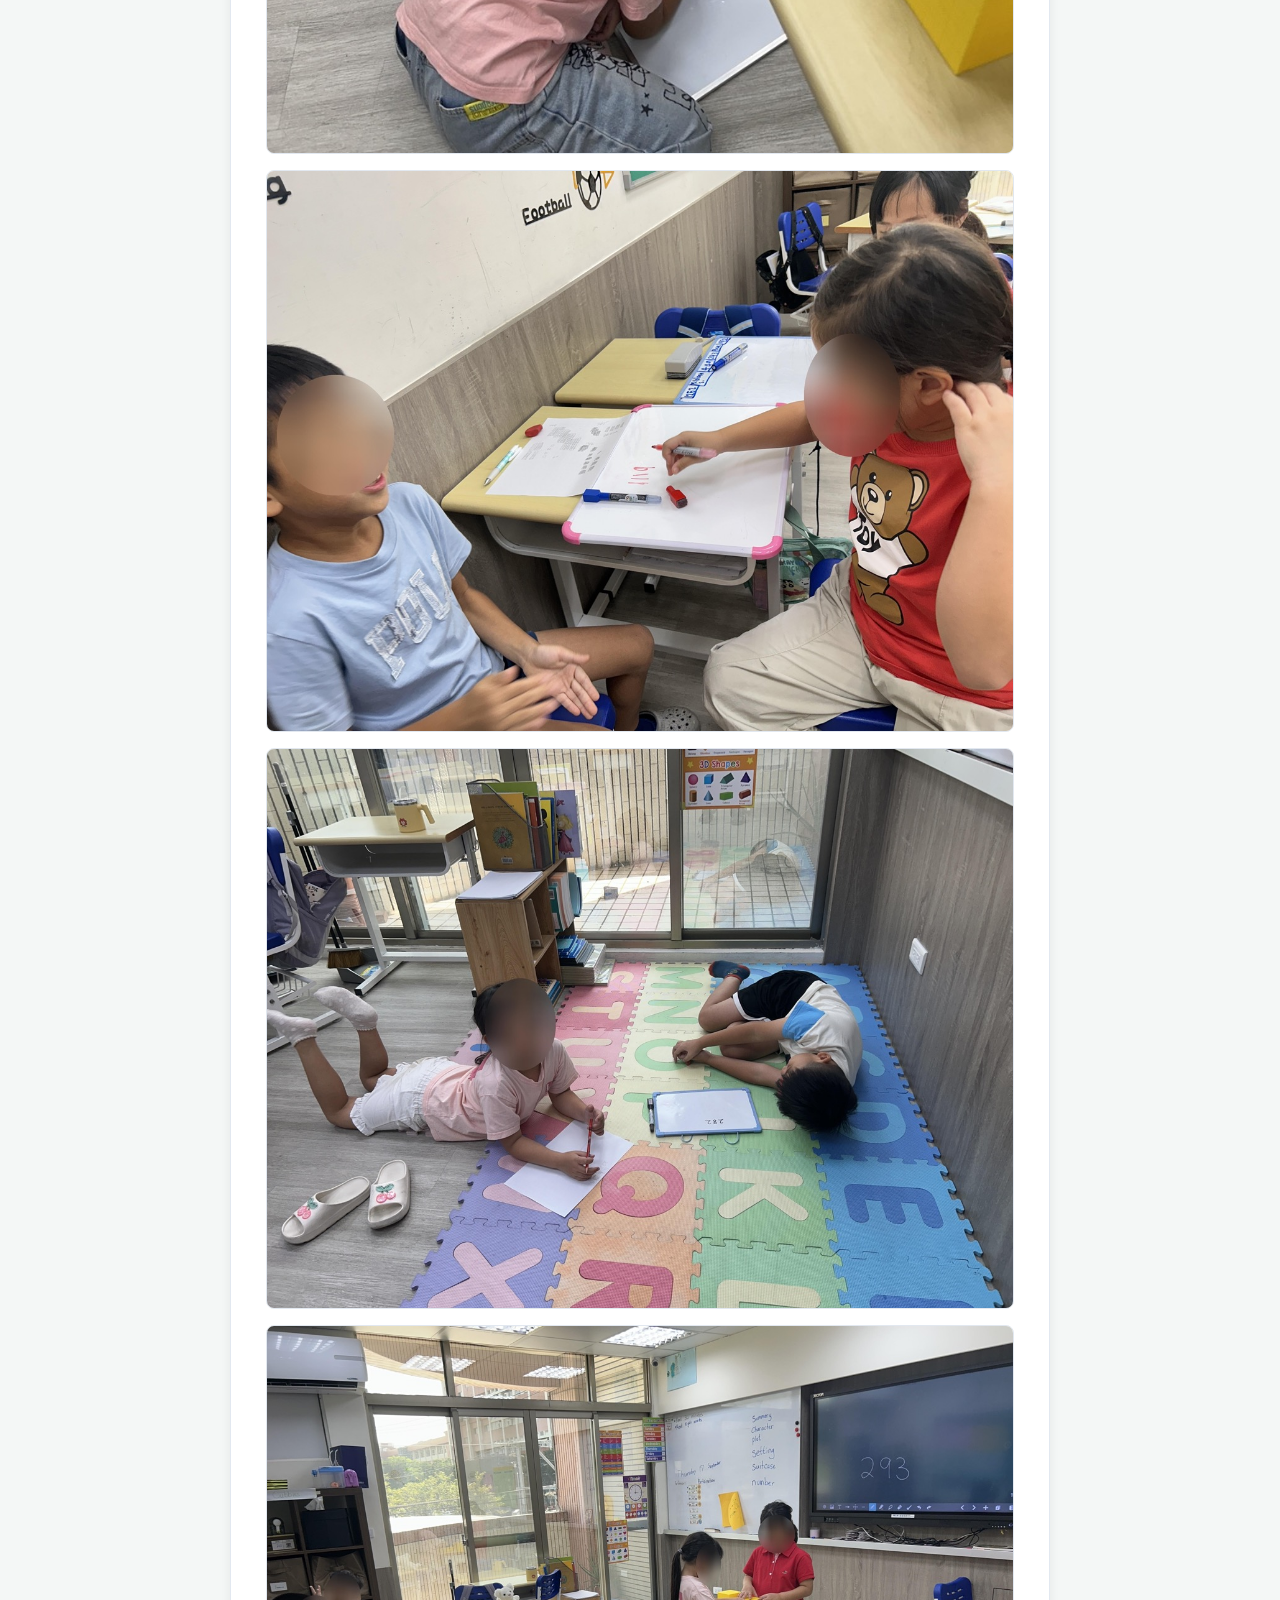
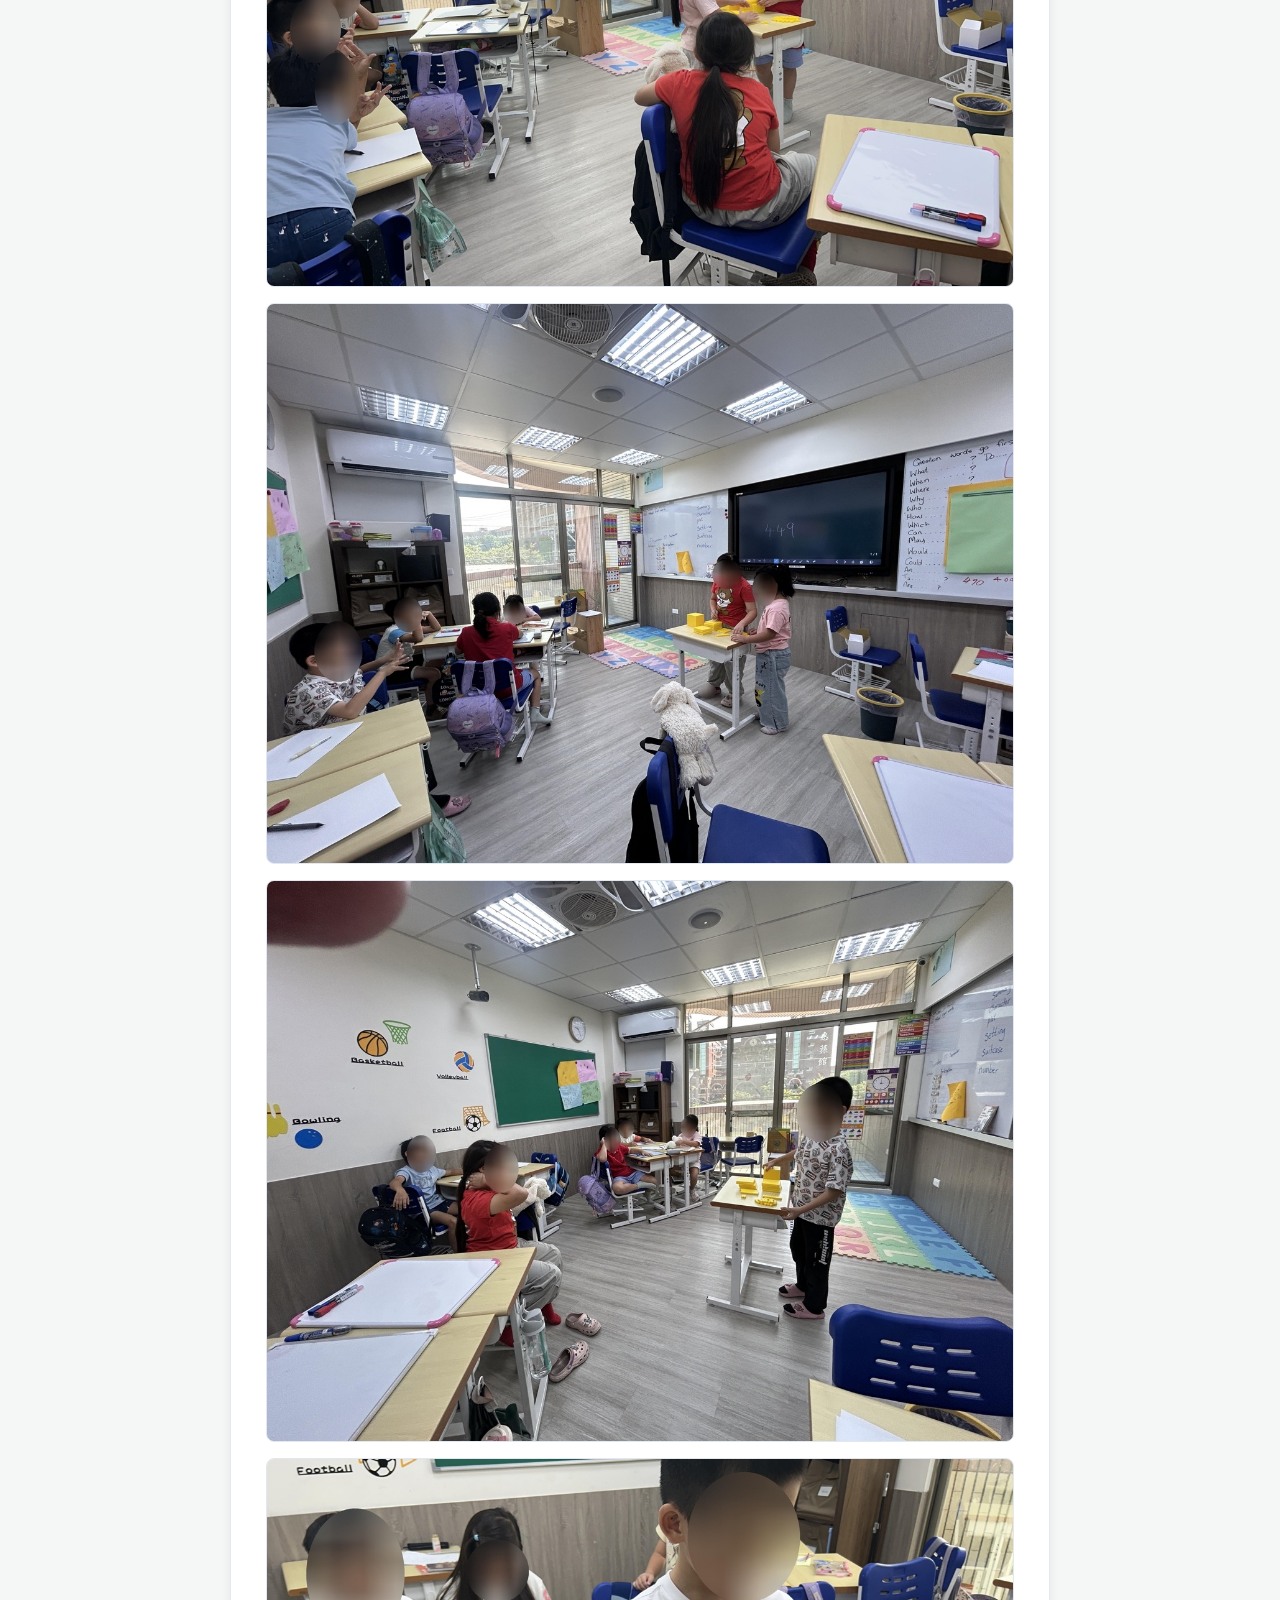
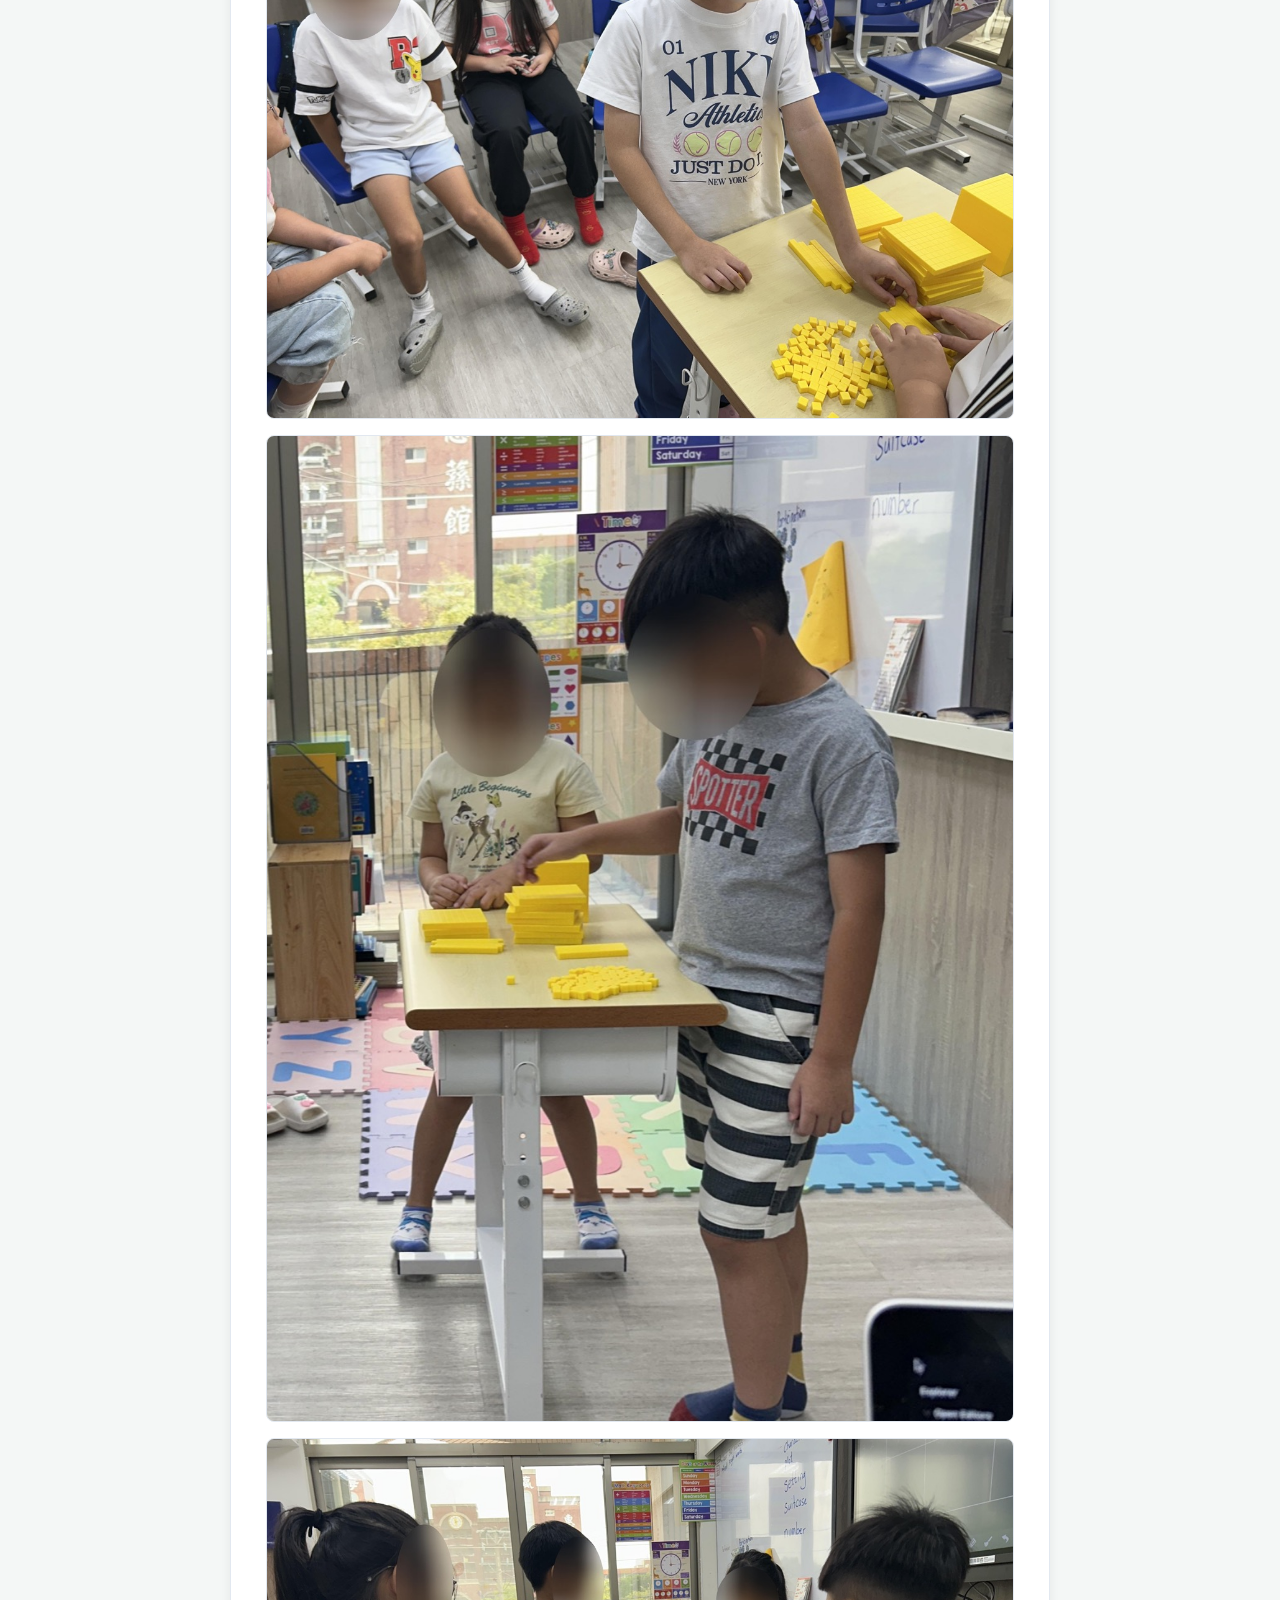
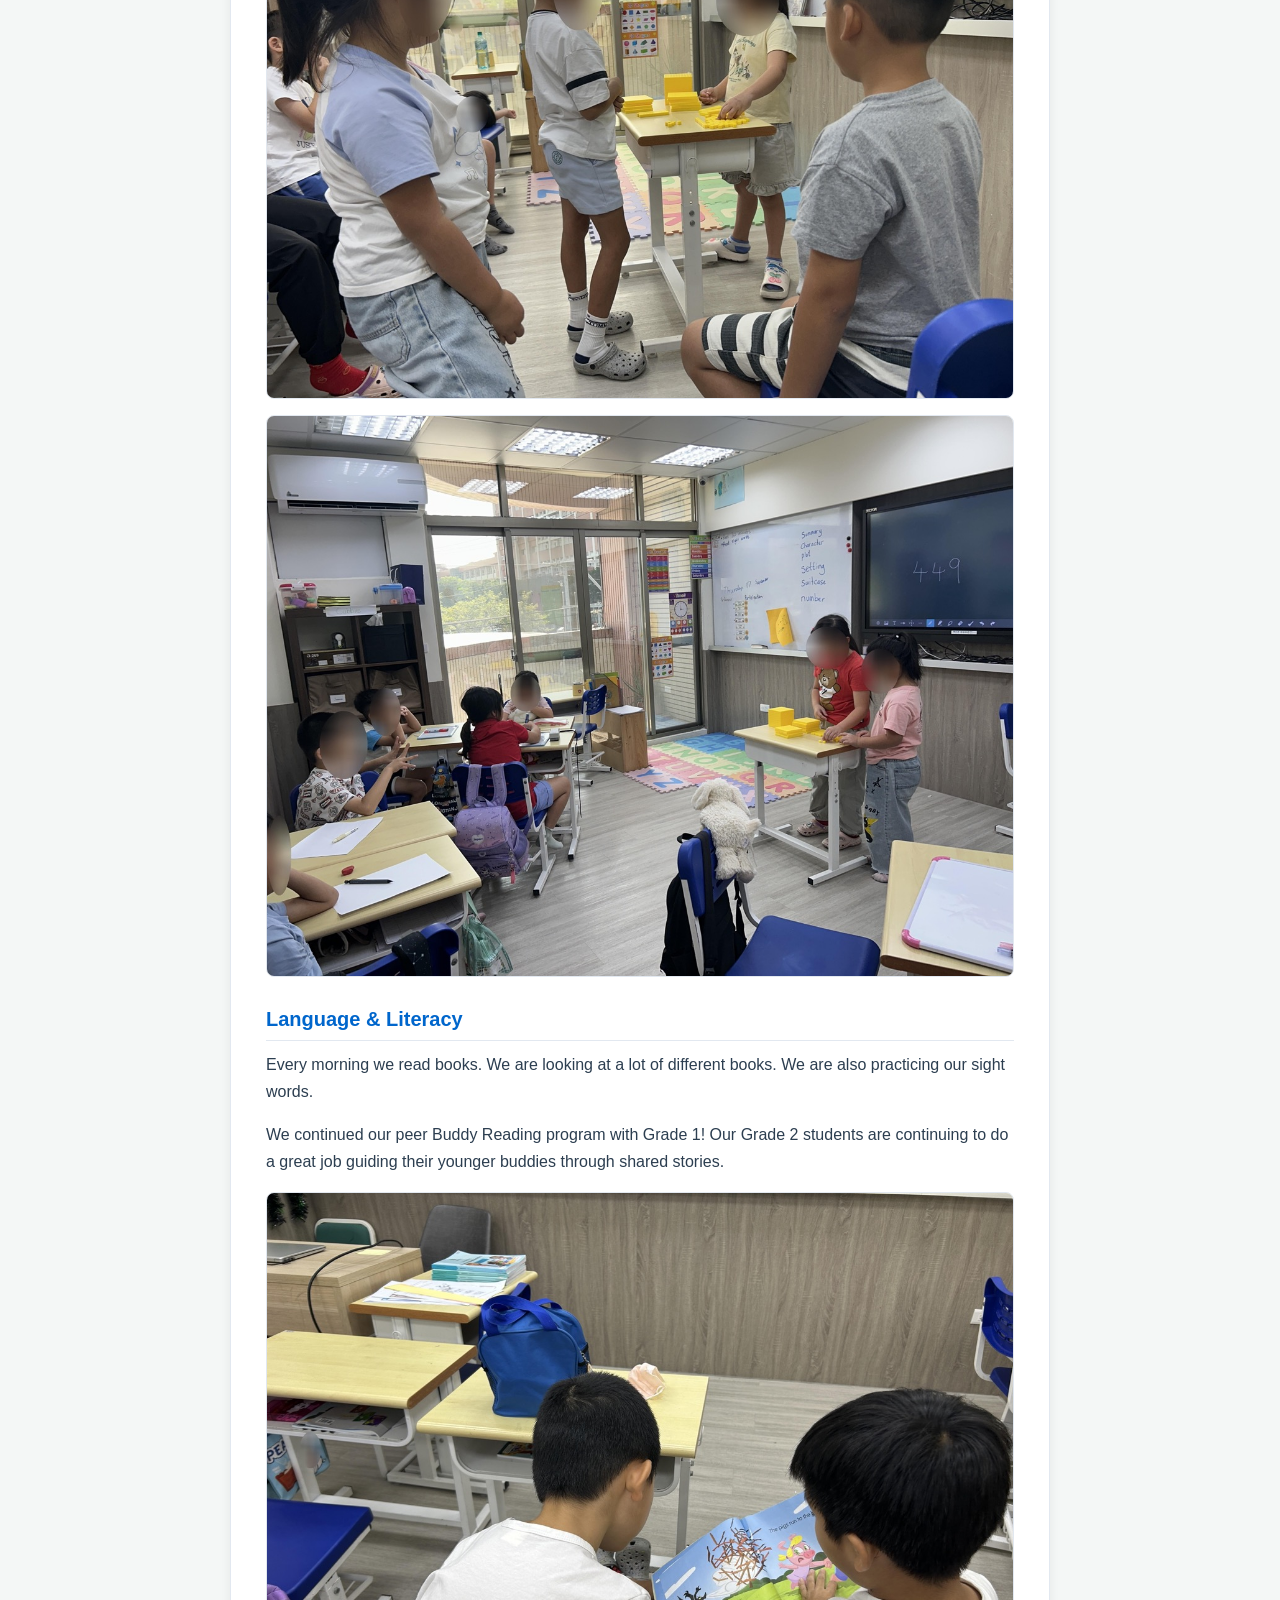
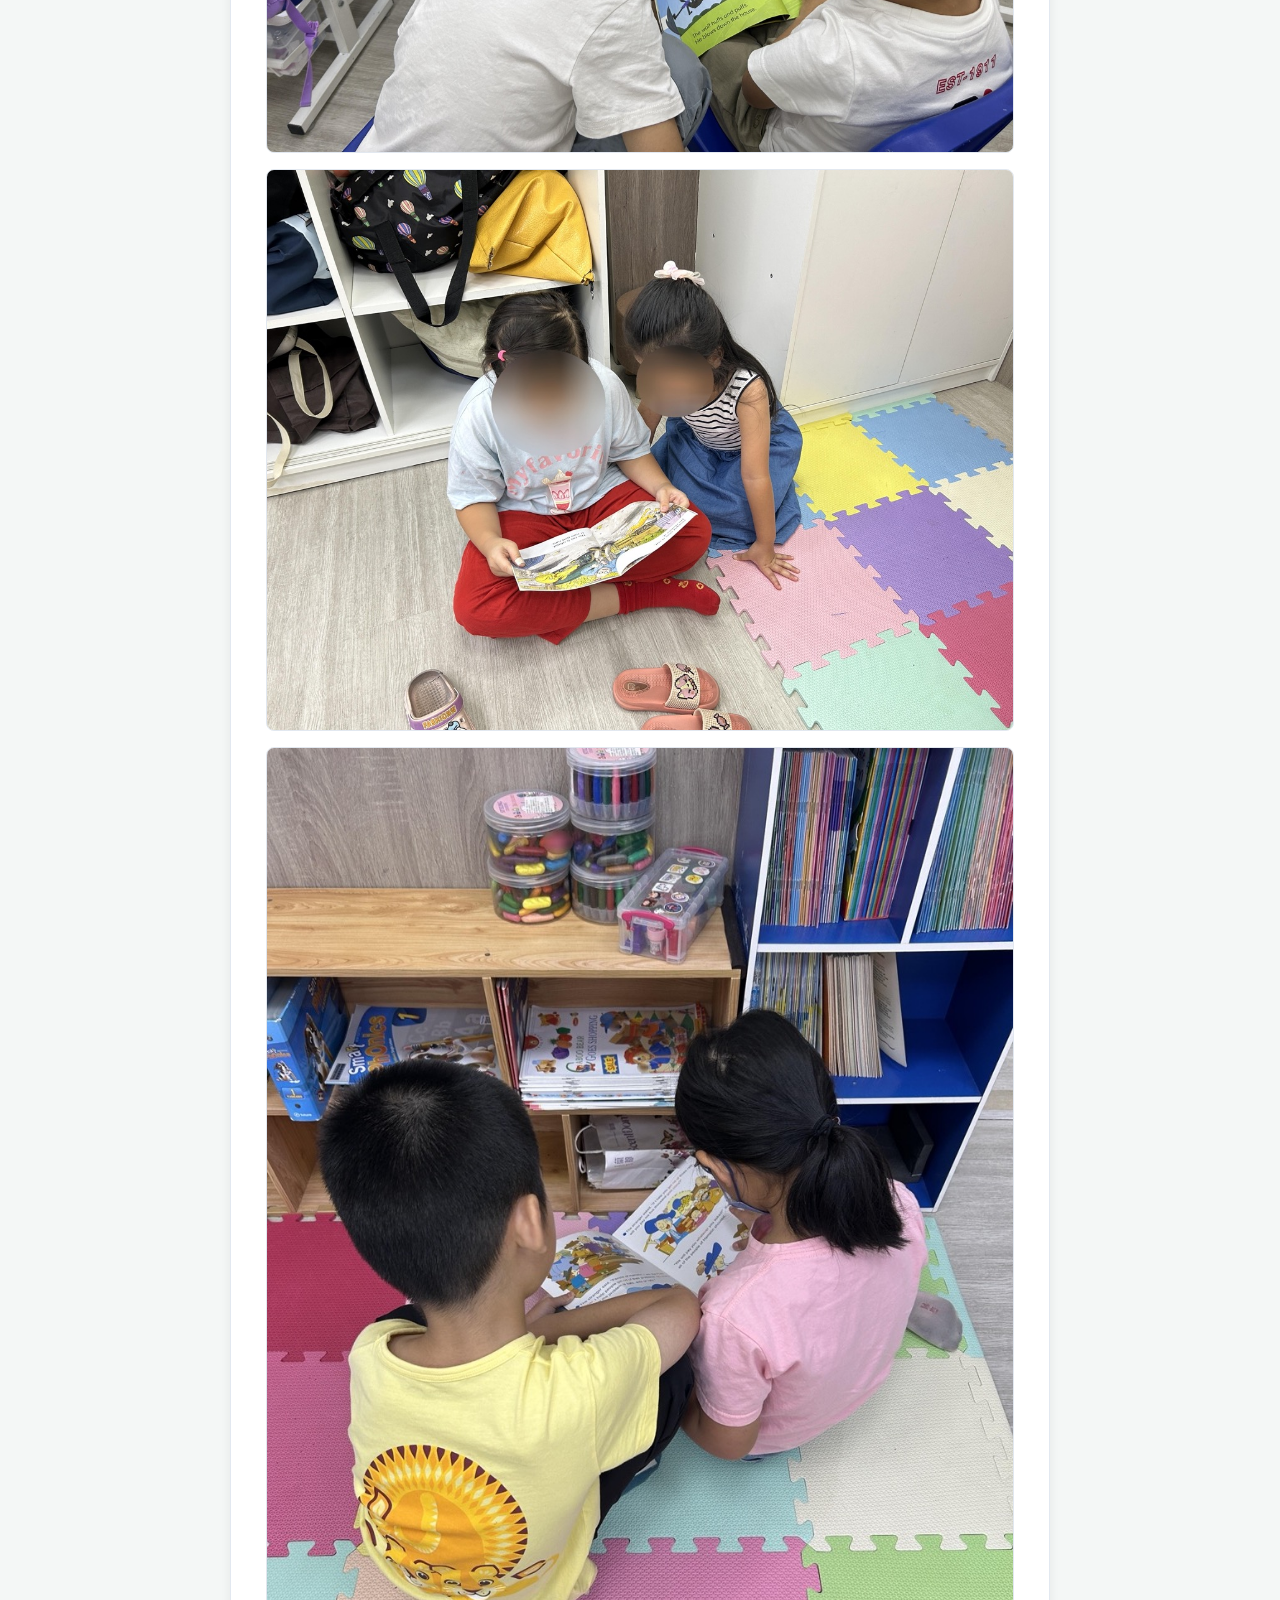
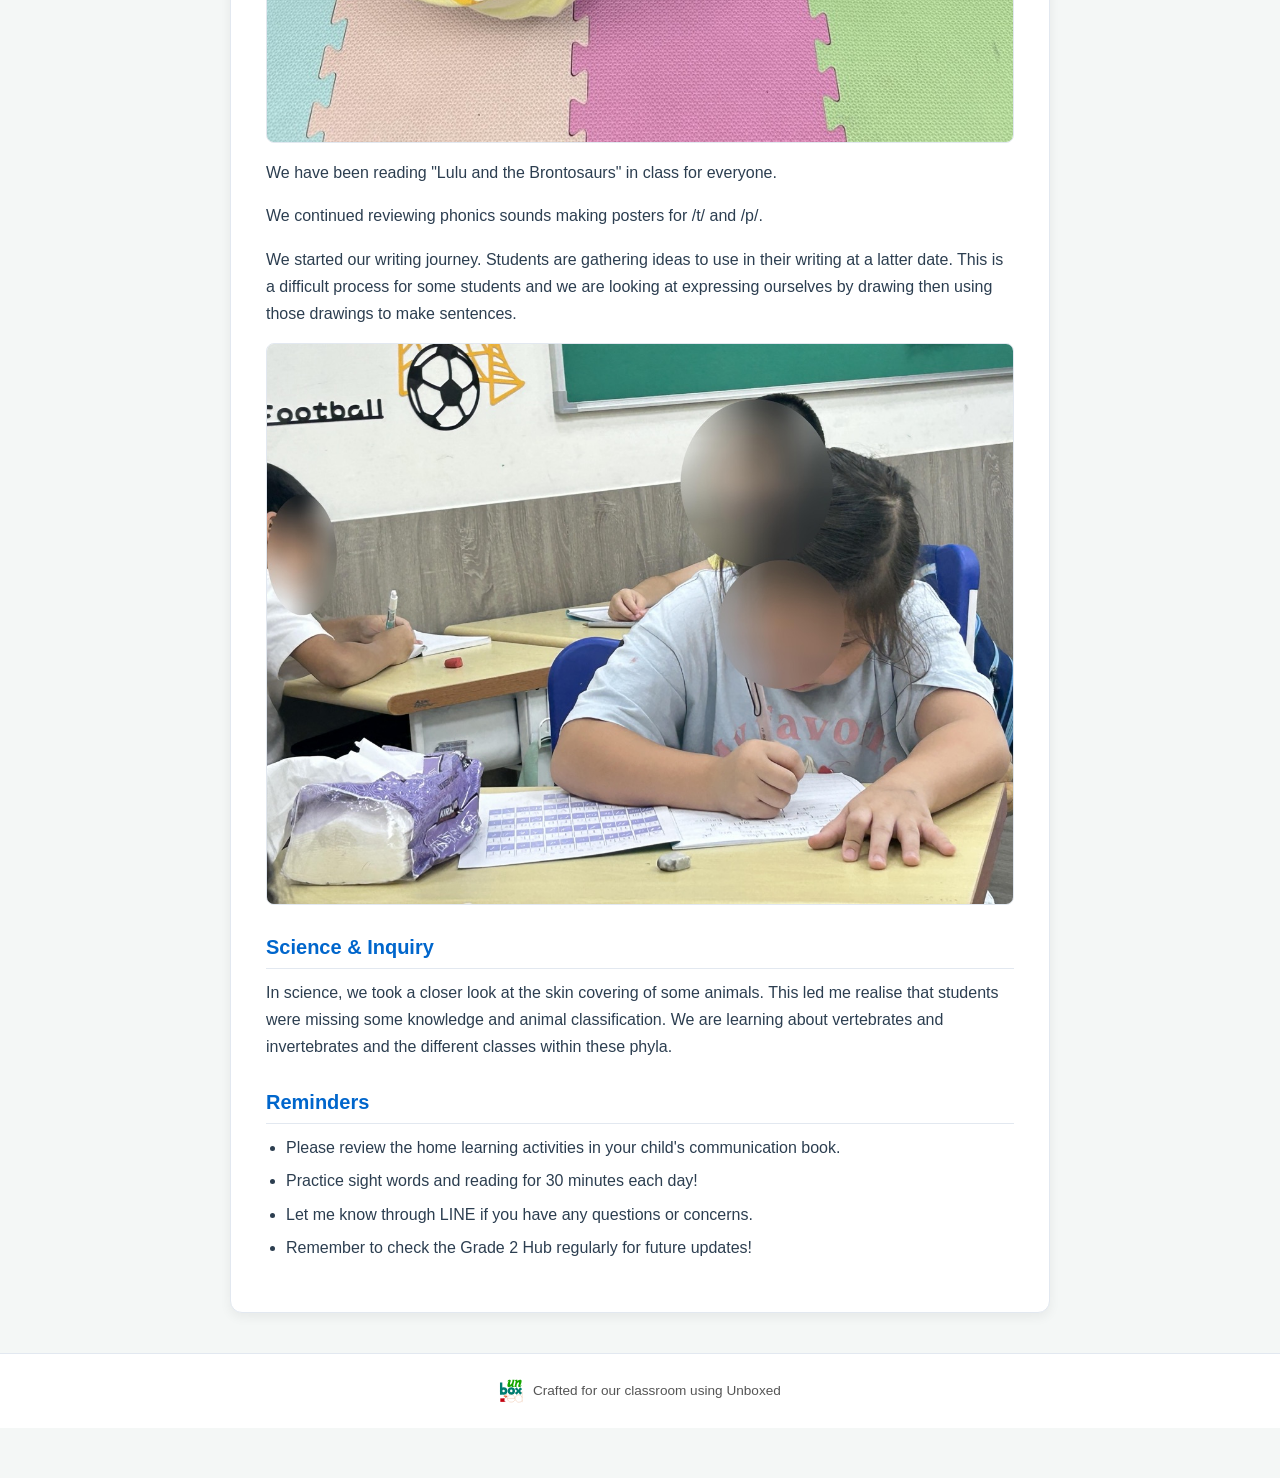
<file: weekly/week-03/index.html>
<!DOCTYPE html>
<html lang="en">

<head>
    <meta charset="UTF-8">
    <meta name="viewport" content="width=device-width, initial-scale=1.0">
    <title>Week 3 Update - Grade 2</title>
    <link rel="icon" type="image/svg+xml" href="../../assets/GCIS_logo.svg">
    <!-- LINK TO CENTRAL STYLESHEET -->
    <link rel="stylesheet" href="../../assets/style.css">
</head>

<body>

    <!-- TOP NAVIGATION BAR -->
    <nav class="navbar">
        <div class="nav-container">
            <a href="../../index.html" class="nav-brand"><img src="../../assets/GCIS_logo.svg" alt="School Logo"
                    style="height: 40px; vertical-align: middle; margin-right: 10px;">Grade 2 Hub</a>

            <ul class="nav-menu">
                <li><a href="../../index.html" class="nav-link">Home</a></li>
                <li><a href="../../about.html" class="nav-link">About Me</a></li>
            </ul>

            <div class="nav-controls">
                <div id="google_translate_element"></div>
                <button id="theme-toggle" class="theme-toggle-btn" aria-label="Toggle Dark Mode">Dark</button>
            </div>
        </div>
    </nav>

    <!-- MAIN CONTENT -->
    <div class="container">
        <div class="card">
            <a href="../../index.html" class="back-link">&larr; Return to Hub</a>

            <h1>Week 3 Update</h1>
            <div class="date-subtitle">September 14 – September 18</div>

            <h2>Mathematics Inquiry - 12 Blocks</h2>
            <p>This week we continued to develop our understanding of place value. The children enjoyed playing a game
                called '12 Blocks'. In this game students had to guess the number I chose. The number had to be able to
                be represented using 12 base-10 blocks. To help them guess the number we employed a 'code breaker' game
                element where students found out if digits were in the right place, in the number (but in the wrong
                place) or if they weren't in the number.</p>
            <img src="assets/images/Maths Investigation - 12:15 Blocks 1.JPG"
                alt="assets/images/Maths Investigation - 12:15 Blocks 1.JPG" class="newsletter-img" title="Tap to expand">
            <img src="assets/images/Maths Investigation - 12:15 Blocks 2.JPG"
                alt="assets/images/Maths Investigation - 12:15 Blocks 2.JPG" class="newsletter-img" title="Tap to expand">
            <img src="assets/images/Maths Investigation - 12:15 Blocks 4.JPG"
                alt="assets/images/Maths Investigation - 12:15 Blocks 4.JPG" class="newsletter-img" title="Tap to expand">
            <img src="assets/images/Maths Investigation - 12:15 Blocks 5.JPG"
                alt="assets/images/Maths Investigation - 12:15 Blocks 5.JPG" class="newsletter-img" title="Tap to expand">
            <img src="assets/images/Maths Investigation - 12:15 Blocks 6.JPG"
                alt="assets/images/Maths Investigation - 12:15 Blocks 6.JPG" class="newsletter-img" title="Tap to expand">
            <img src="assets/images/Maths Investigation - 12:15 Blocks 7.JPG"
                alt="assets/images/Maths Investigation - 12:15 Blocks 7.JPG" class="newsletter-img" title="Tap to expand">
            <img src="assets/images/Maths Investigation - 12:15 Blocks 8.JPG"
                alt="assets/images/Maths Investigation - 12:15 Blocks 8.JPG" class="newsletter-img" title="Tap to expand">
            <img src="assets/images/Maths Investigation - 12:15 Blocks 9.JPG"
                alt="assets/images/Maths Investigation - 12:15 Blocks 9.JPG" class="newsletter-img" title="Tap to expand">
            <img src="assets/images/Maths Investigation - 12:15 Blocks 10.JPG"
                alt="assets/images/Maths Investigation - 12:15 Blocks 10.JPG" class="newsletter-img" title="Tap to expand">
            <img src="assets/images/Maths Investigation - 12:15 Blocks 12.JPG"
                alt="assets/images/Maths Investigation - 12:15 Blocks 2.JPG" class="newsletter-img" title="Tap to expand">
            <img src="assets/images/Maths Investigation - 12:15 Blocks 14.JPG"
                alt="assets/images/Maths Investigation - 12:15 Blocks 14.JPG" class="newsletter-img" title="Tap to expand">
            <img src="assets/images/Maths Investigation - 12:15 Blocks 15.JPG"
                alt="assets/images/Maths Investigation - 12:15 Blocks 5.JPG" class="newsletter-img" title="Tap to expand">
            <img src="assets/images/Maths Investigation - 12:15 Blocks 16.JPG"
                alt="assets/images/Maths Investigation - 12:15 Blocks 16.JPG" class="newsletter-img" title="Tap to expand">
            <img src="assets/images/Maths Investigation - 12:15 Blocks 17.JPG"
                alt="assets/images/Maths Investigation - 12:15 Blocks 7.JPG" class="newsletter-img" title="Tap to expand">
            <img src="assets/images/Maths Investigation - 12:15 Blocks 18.JPG"
                alt="assets/images/Maths Investigation - 12:15 Blocks 18.JPG" class="newsletter-img" title="Tap to expand">
            <img src="assets/images/Maths Investigation - 12:15 Blocks 13.JPG"
                alt="assets/images/Maths Investigation - 12:15 Blocks 13.JPG" class="newsletter-img" title="Tap to expand">
                        <h2>Language & Literacy</h2>
            <p>Every morning we read books. We are looking at a lot of different books. We are also practicing our sight
                words.</p>
            <p>We continued our peer Buddy Reading program with Grade 1! Our Grade 2 students are continuing to do a
                great job guiding their younger buddies through shared stories.</p>
            <img src="assets/images/Reading Buddies w2 1.JPG" alt="Reading Buddies w2 1.JPG" class="newsletter-img"
                title="Tap to expand">
            <img src="assets/images/Reading Buddies w2 2.JPG" alt="Reading Buddies w2 2.JPG" class="newsletter-img"
                title="Tap to expand">
            <img src="assets/images/Reading Buddies w2 3.JPG" alt="Reading Buddies w2 3.JPG" class="newsletter-img"
                title="Tap to expand">
    
            <p>We have been reading "Lulu and the Brontosaurs" in class for everyone.</p>
            <p>We continued reviewing phonics sounds making posters for /t/ and /p/.</p>

            <p>We started our writing journey. Students are gathering ideas to use in their writing at a latter date.
                This is a difficult process for some students and we are looking at expressing ourselves by drawing then
                using those drawings to make sentences.</p>
            <img src="assets/images/Writing 1.JPG" alt="Writing 1.JPG" class="newsletter-img" title="Tap to expand">

            <h2>Science & Inquiry</h2>
            <p>In science, we took a closer look at the skin covering of some animals. This led me realise that students
                were missing some knowledge and animal classification. We are learning about vertebrates and
                invertebrates and the different classes within these phyla.</p>

            <h2>Reminders</h2>
            <ul>
                <li>Please review the home learning activities in your child's communication book.</li>
                <li>Practice sight words and reading for 30 minutes each day!</li>
                <li>Let me know through LINE if you have any questions or concerns.</li>
                <li>Remember to check the Grade 2 Hub regularly for future updates!</li>
            </ul>
        </div>
    </div>

    <!-- JAVASCRIPT FOR TRANSLATION AND DARK MODE -->
    <script type="text/javascript">
        function googleTranslateElementInit() {
            new google.translate.TranslateElement({
                pageLanguage: 'en',
                includedLanguages: 'zh-TW,zh-CN,en,ja,ko',
                layout: google.translate.TranslateElement.InlineLayout.SIMPLE
            }, 'google_translate_element');
        }
    </script>
    <script type="text/javascript"
        src="//translate.google.com/translate_a/element.js?cb=googleTranslateElementInit"></script>

    <!-- LINK TO CENTRAL JAVASCRIPT -->
    <script src="../../assets/main.js"></script>


    <footer class="site-footer">
        <img src="../../assets/unboxed_logo.svg" alt="Unboxed Logo">
        <span>Crafted for our classroom using Unboxed</span>
    </footer>
</body>

</html>
</file>
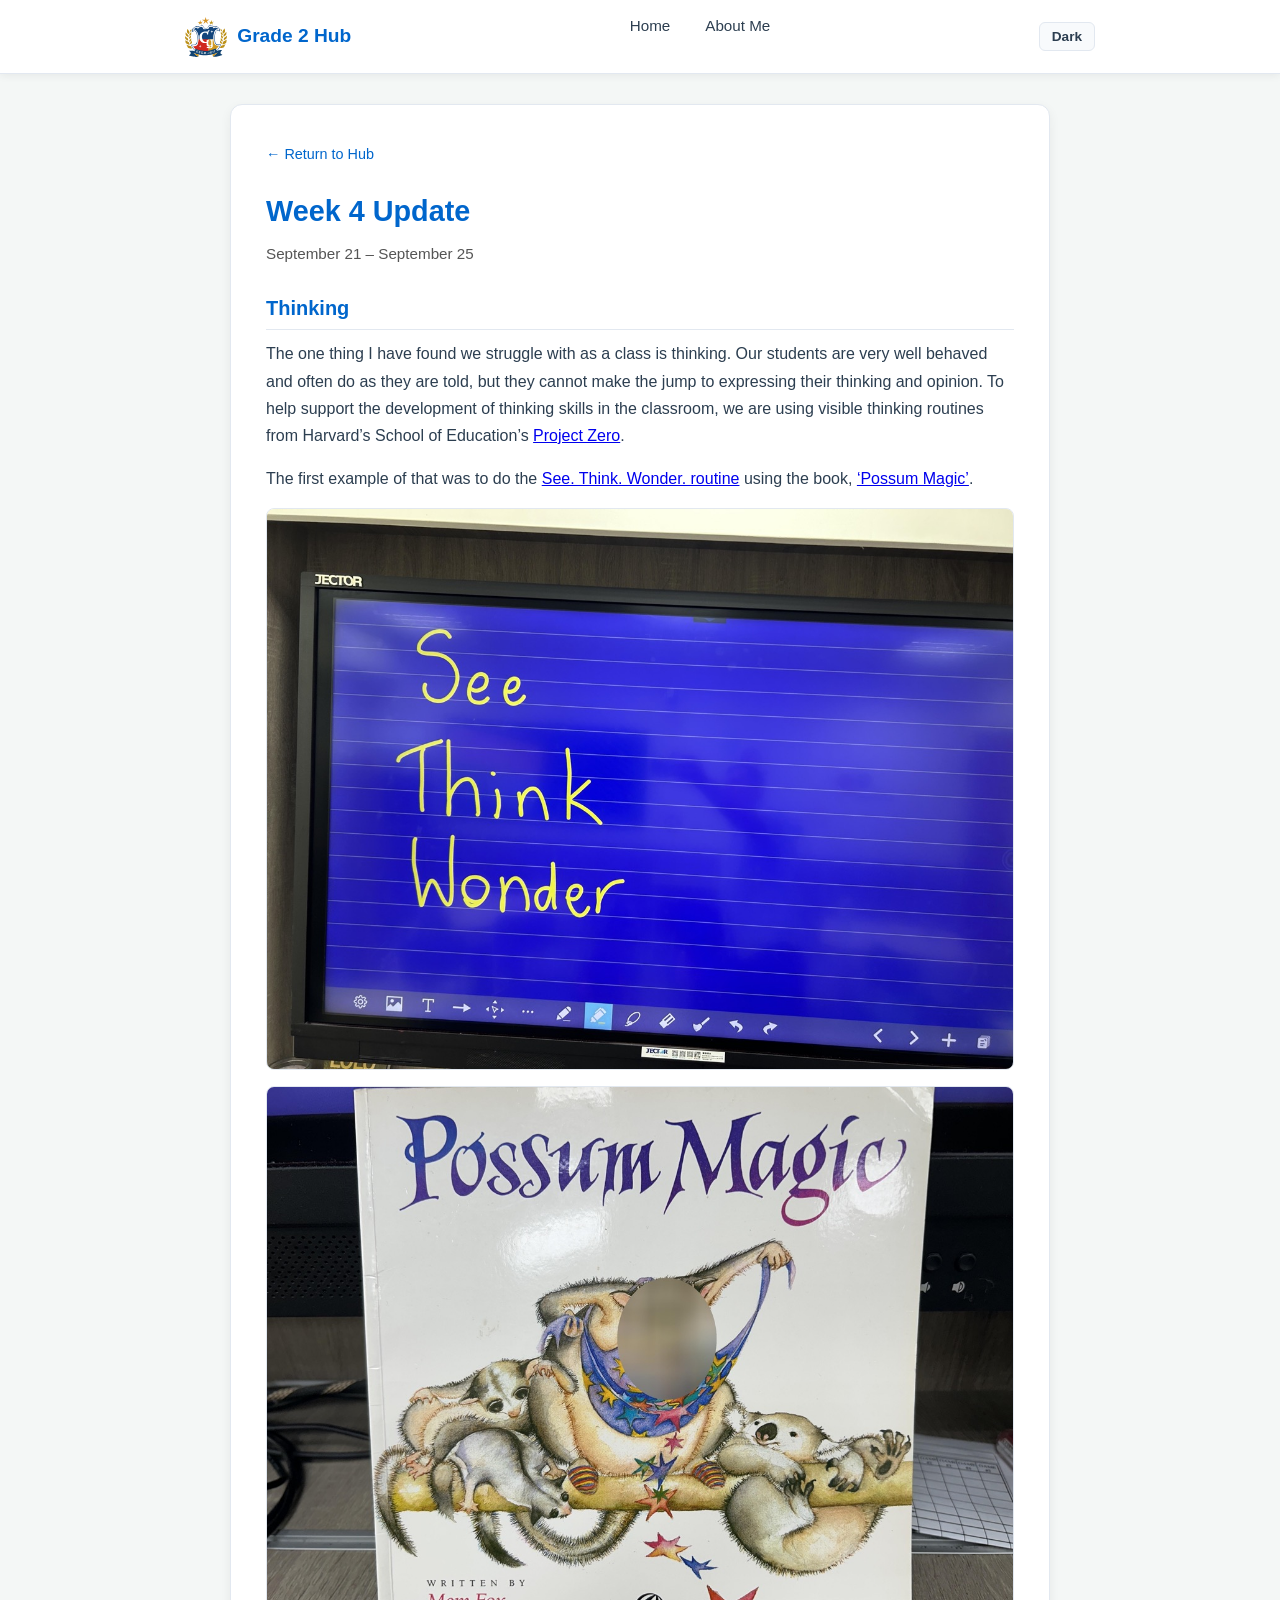
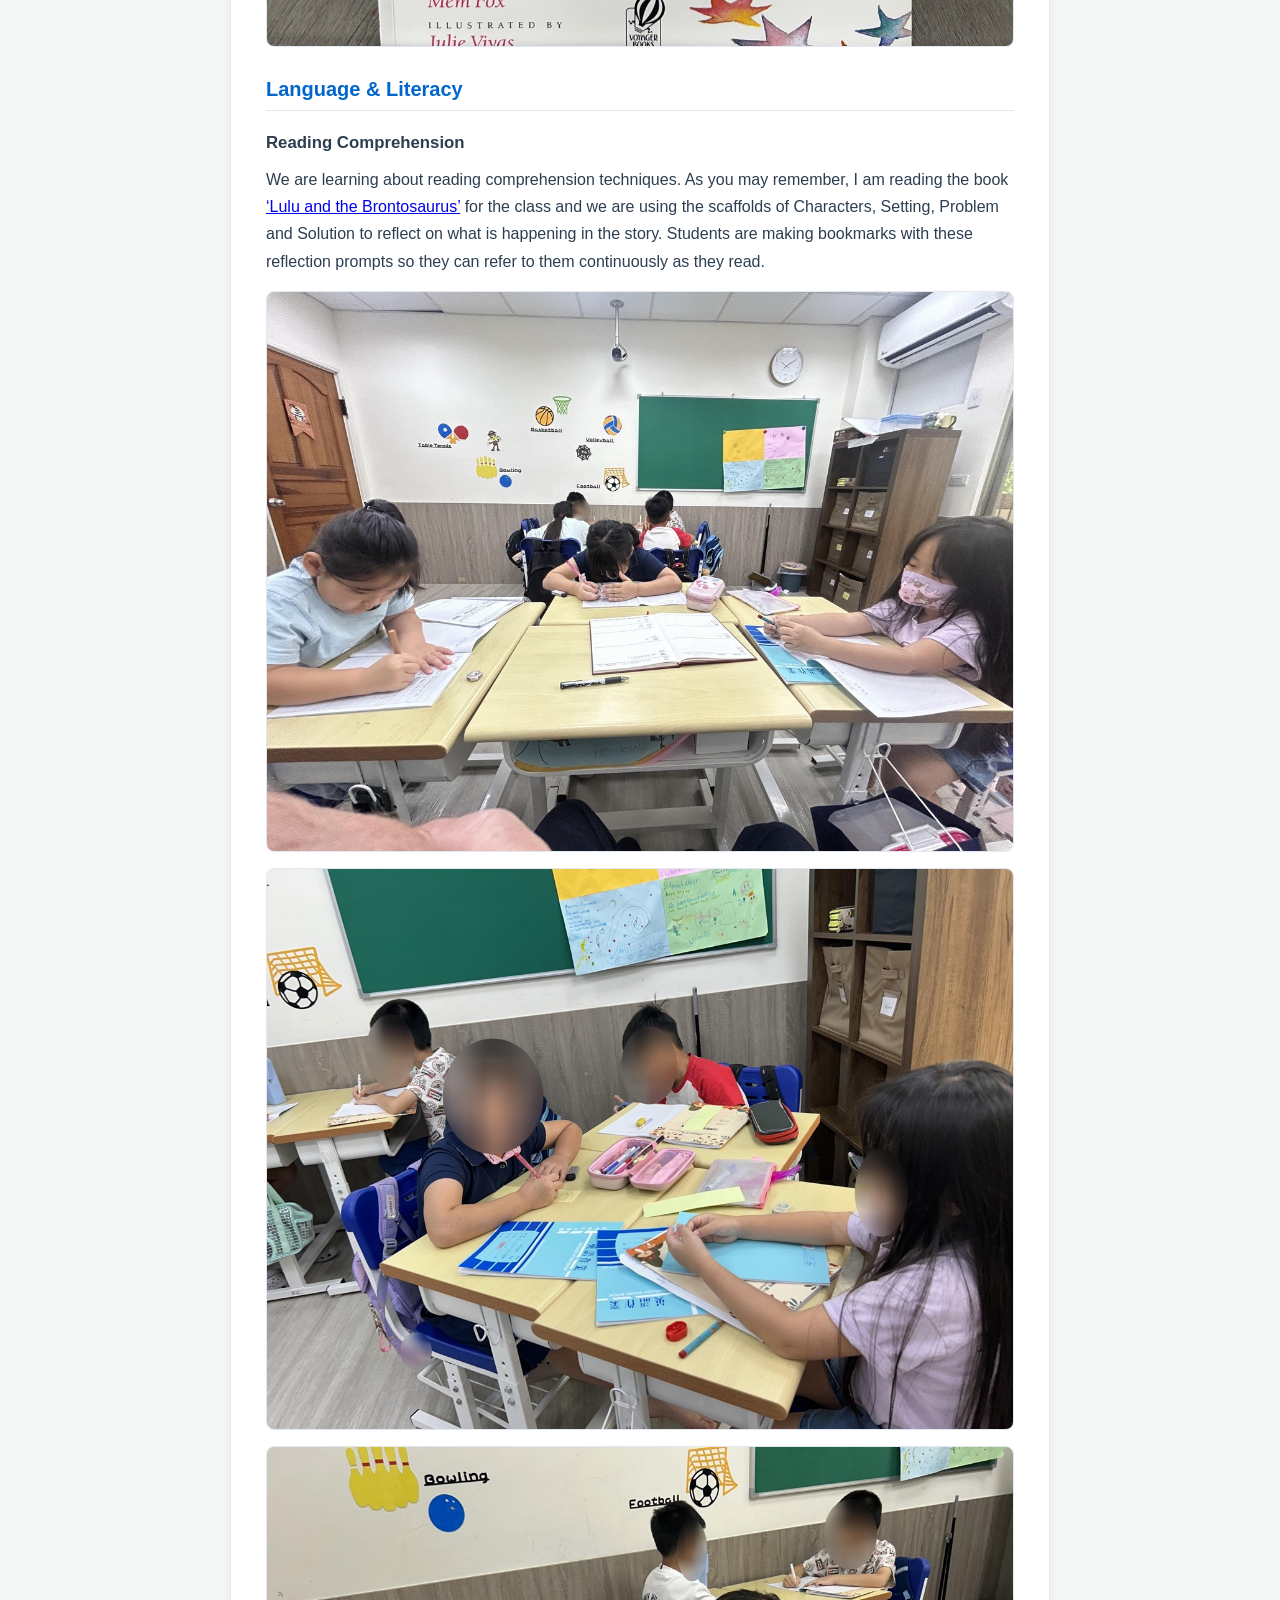
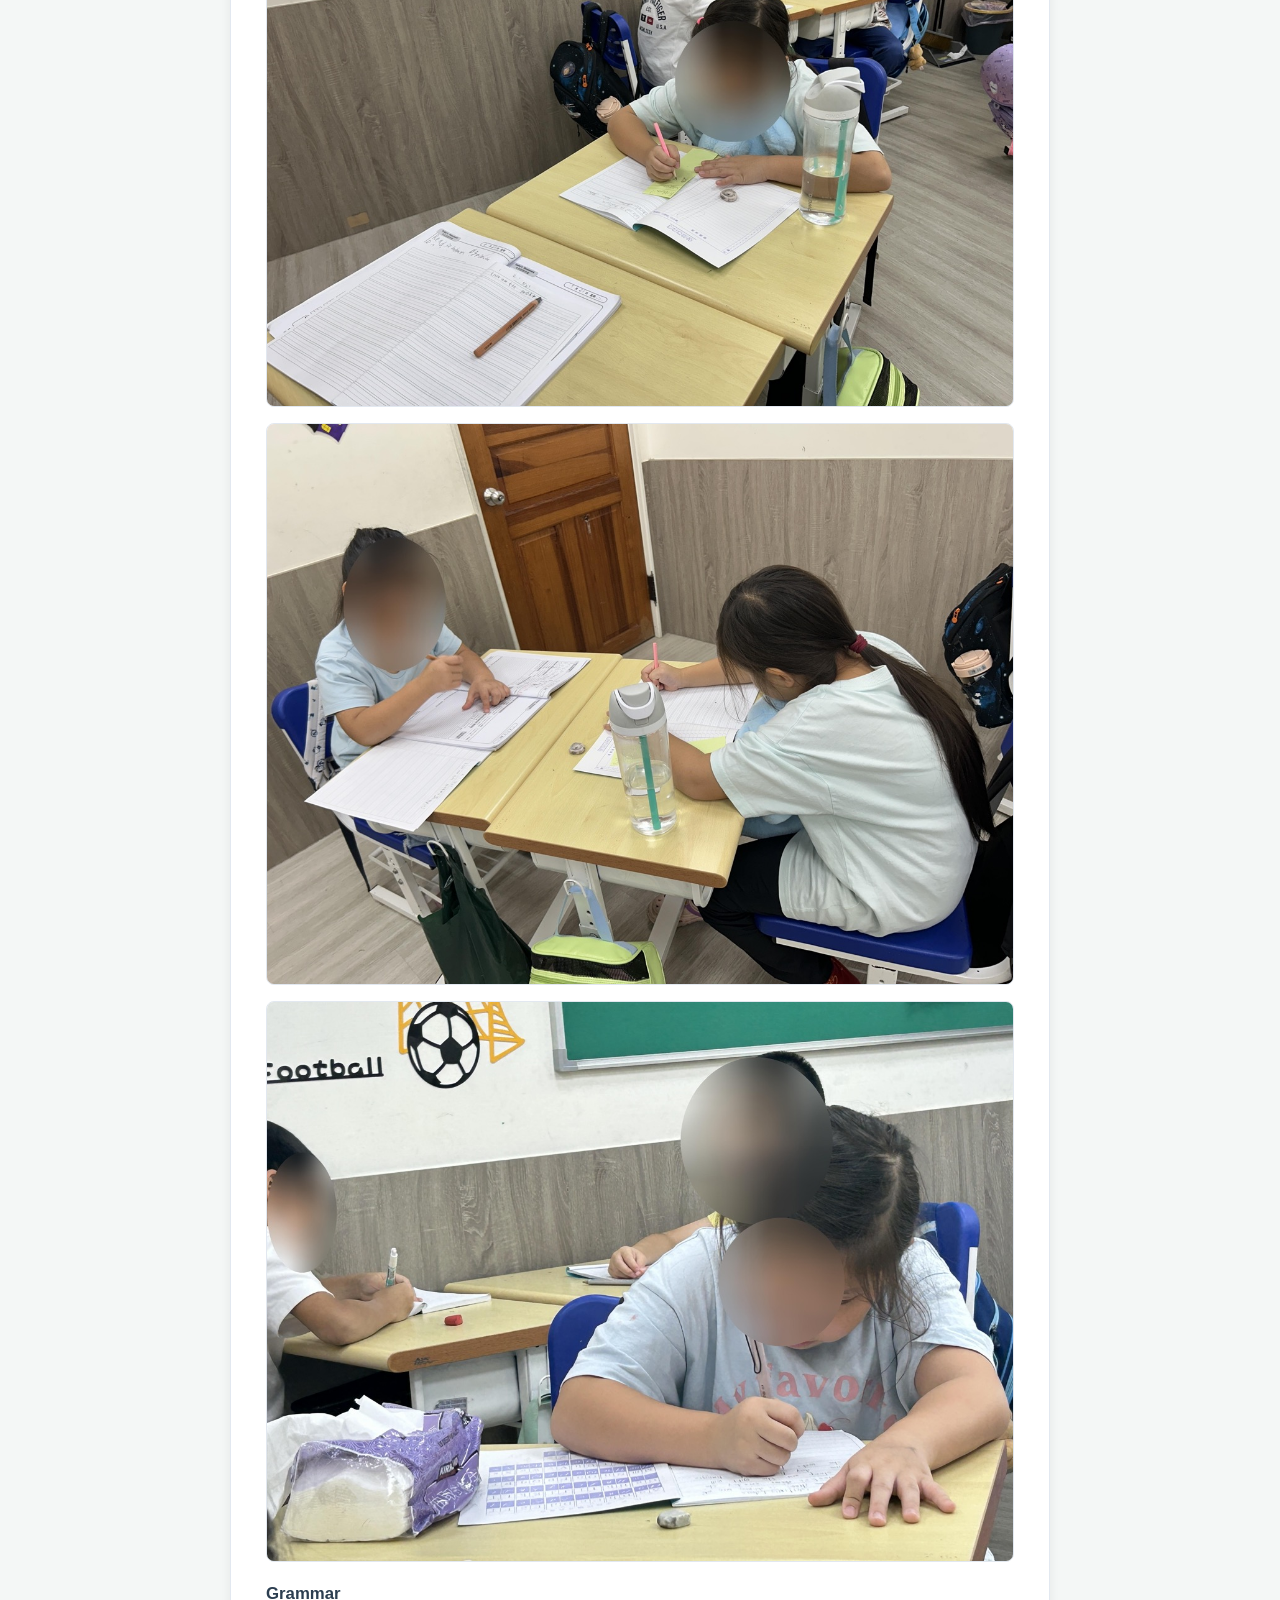
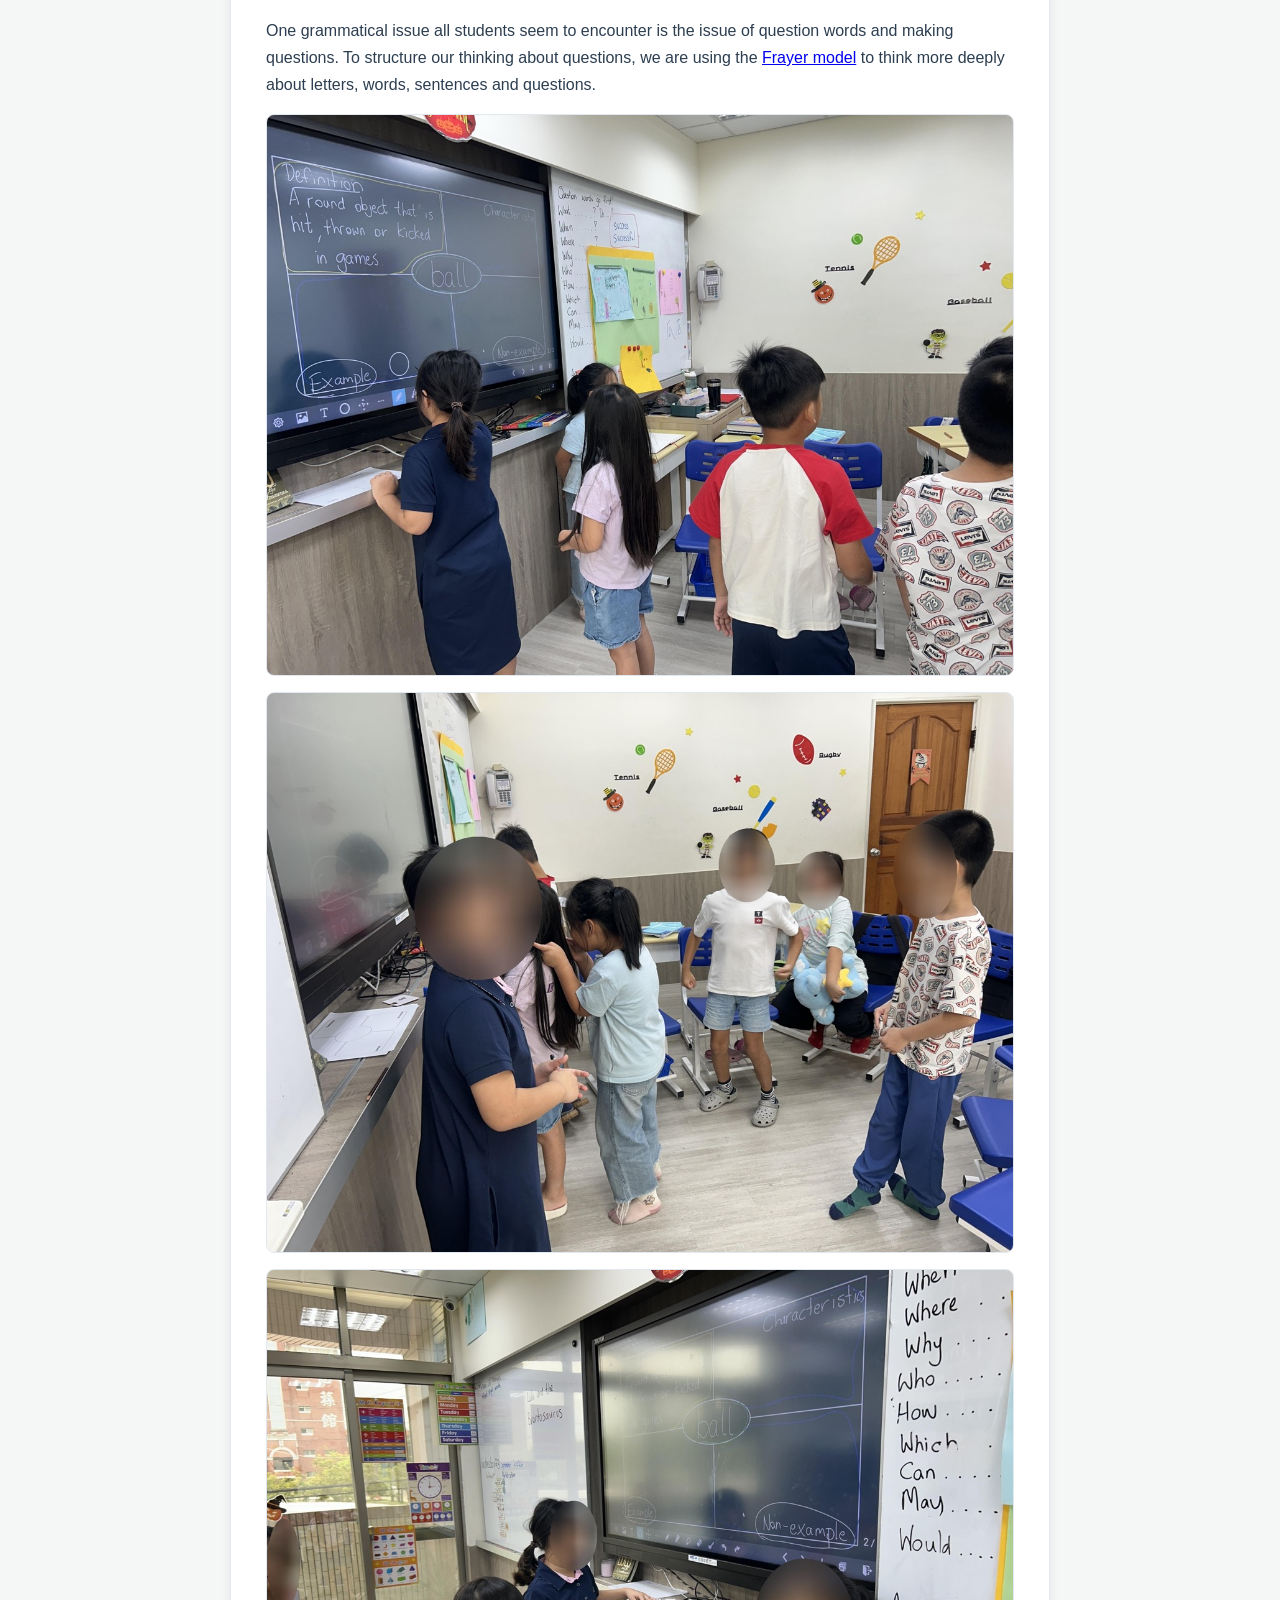
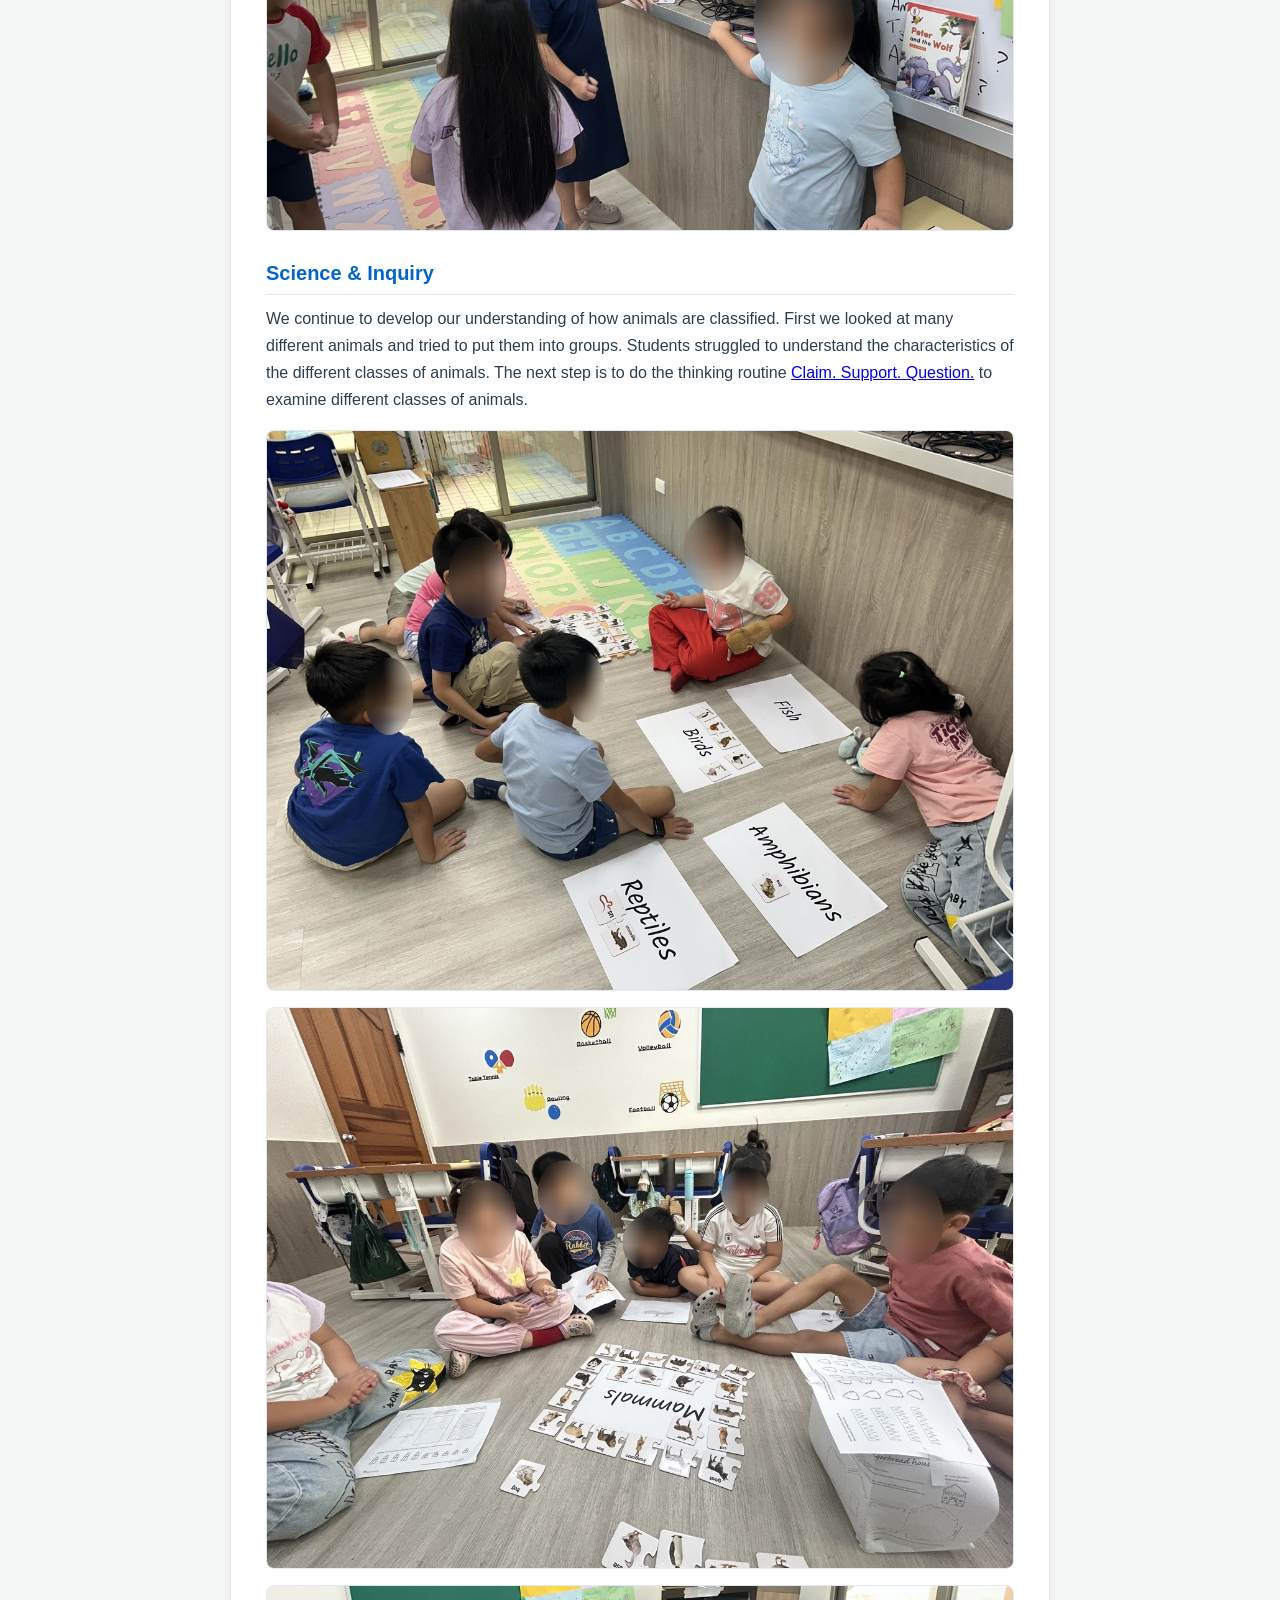
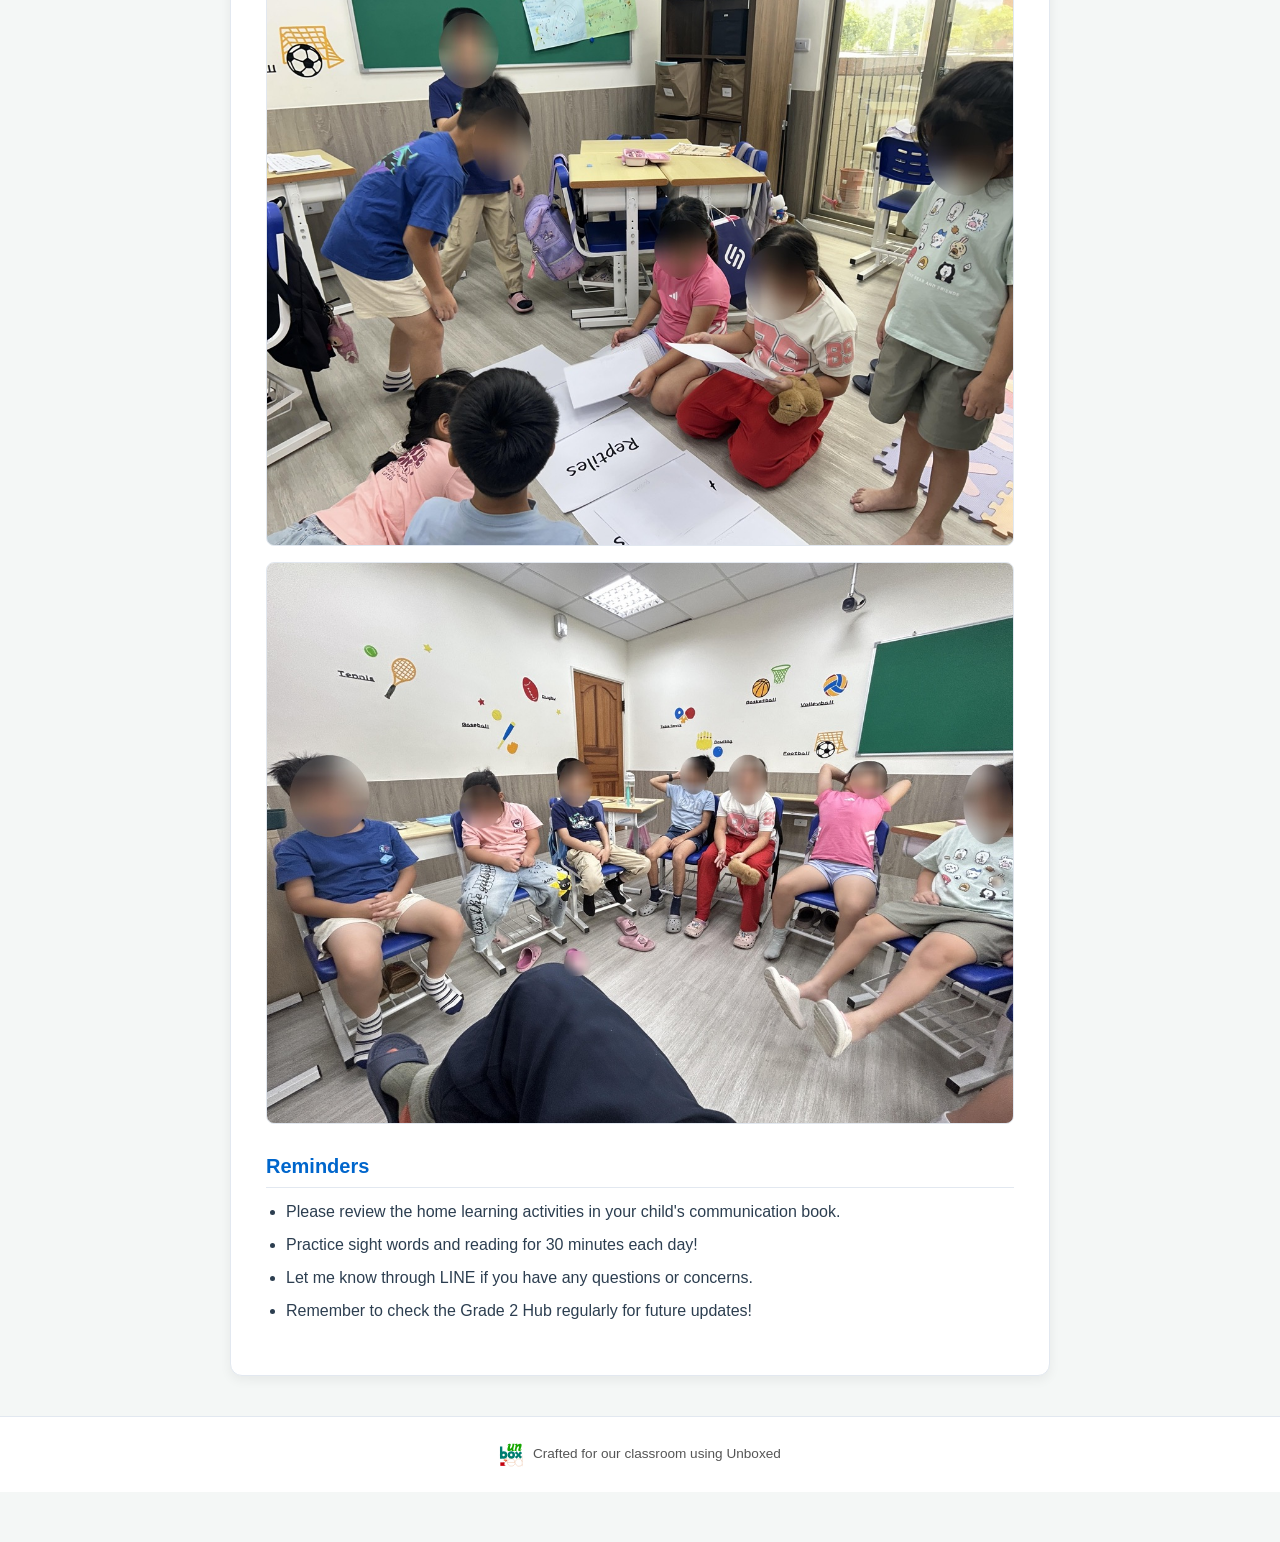
<file: weekly/week-04/index.html>
<!DOCTYPE html>
<html lang="en">

<head>
    <meta charset="UTF-8">
    <meta name="viewport" content="width=device-width, initial-scale=1.0">
    <title>Week 4 Update - Grade 2</title>
    <link rel="icon" type="image/svg+xml" href="../../assets/GCIS_logo.svg">
    <!-- LINK TO CENTRAL STYLESHEET -->
    <link rel="stylesheet" href="../../assets/style.css">
</head>

<body>

    <!-- TOP NAVIGATION BAR -->
    <nav class="navbar">
        <div class="nav-container">
            <a href="../../index.html" class="nav-brand"><img src="../../assets/GCIS_logo.svg" alt="School Logo"
                    style="height: 40px; vertical-align: middle; margin-right: 10px;">Grade 2 Hub</a>

            <ul class="nav-menu">
                <li><a href="../../index.html" class="nav-link">Home</a></li>
                <li><a href="../../about.html" class="nav-link">About Me</a></li>
            </ul>

            <div class="nav-controls">
                <div id="google_translate_element"></div>
                <button id="theme-toggle" class="theme-toggle-btn" aria-label="Toggle Dark Mode">Dark</button>
            </div>
        </div>
    </nav>

    <!-- MAIN CONTENT -->
    <div class="container">
        <div class="card">
            <a href="../../index.html" class="back-link">&larr; Return to Hub</a>

            <h1>Week 4 Update</h1>
            <div class="date-subtitle">September 21 – September 25</div>

            <h2>Thinking</h2>
            <p>The one thing I have found we struggle with as a class is thinking. Our students are very well behaved and often do as
            they are told, but they cannot make the jump to expressing their thinking and opinion. To help support the development
            of thinking skills in the classroom, we are using visible thinking routines from Harvard’s School of Education’s <a href="https://pz.harvard.edu/thinking-routines" class="newsletter-link">Project
            Zero</a>.</p>
            <p>The first example of that was to do the <a href="https://pz.harvard.edu/resources/see-think-wonder" class="newsletter-link">See. Think. Wonder. routine</a>
            using the book, <a href="https://memfox.au/possum-magic" class="newsletter-link">‘Possum Magic’</a>.

            <img src="assets/images/4_STW.JPG"
                alt="assets/images/4_STW.JPG" class="newsletter-img" title="Tap to expand">
            <img src="assets/images/4_PM.JPG"
                alt="assets/images/4_PM.JPG" class="newsletter-img" title="Tap to expand">
            
            <h2>Language & Literacy</h2>
            <h3>Reading Comprehension</h3>
            <p>We are learning about reading comprehension techniques. As you may remember, I am reading the book <a href="https://books.google.com.tw/books?id=VRKLEAAAQBAJ&pg=PA1&source=gbs_toc_r&cad=1#v=onepage&q&f=false" class="newsletter-link">‘Lulu and the Brontosaurus’</a>
            for the class and we are using the scaffolds of Characters, Setting, Problem and Solution to reflect on what is happening in the story.
            Students are making bookmarks with these reflection prompts so they can refer to them continuously as they read.</p>
</p>
            <img src="assets/images/4_R:W_COM.JPG" alt="4_R:W_COM.JPG" class="newsletter-img"
                title="Tap to expand">
            <img src="assets/images/4_R:W_COM_2.JPG" alt="4_R:W_COM_2.JPG" class="newsletter-img"
                title="Tap to expand">
            <img src="assets/images/4_R:W_COM_3.JPG" alt="4_R:W_COM_3.JPG" class="newsletter-img"
                title="Tap to expand">
            <img src="assets/images/4_R:W_COM_1.JPG" alt="4_R:W_COM_1.JPG" class="newsletter-img" title="Tap to expand">
            <img src="assets/images/4_R:W_COM_4.JPG" alt="4_R:W_COM_4.JPG" class="newsletter-img" title="Tap to expand">
            
            <h3>Grammar</h3>
            <p>One grammatical issue all students seem to encounter is the issue of question words and making questions. To structure
            our thinking about questions, we are using the <a href="https://www.theteachertoolkit.com/index.php/tool/frayer-model" class="newsletter-link">Frayer model</a> to think more deeply about letters, words, sentences and
            questions.</p>
            <img src="assets/images/4_FM.JPG" alt="4_FM.JPG" class="newsletter-img" title="Tap to expand">
            <img src="assets/images/4_FM_1.JPG" alt="4_FM_1.JPG" class="newsletter-img" title="Tap to expand">
            <img src="assets/images/4_FM_2.JPG" alt="4_FM_2.JPG" class="newsletter-img" title="Tap to expand">

            <h2>Science & Inquiry</h2>
            <p>We continue to develop our understanding of how animals are classified. First we looked at many different animals and tried
            to put them into groups. Students struggled to understand the characteristics of the different classes of animals. The
            next step is to do the thinking routine <a href="https://pz.harvard.edu/resources/claim-support-question" class="newsletter-link">Claim. Support. Question.</a>
            to examine different classes of animals.</p>

            <img src="assets/images/4_AS_1.JPG" alt="4_AS_1.JPG" class="newsletter-img" title="Tap to expand">
            <img src="assets/images/4_AS_2.JPG" alt="4_AS_2.JPG" class="newsletter-img" title="Tap to expand">
            <img src="assets/images/4_AS_3.JPG" alt="4_AS_3.JPG" class="newsletter-img" title="Tap to expand">
            <img src="assets/images/4_AS_4.JPG" alt="4_AS_4.JPG" class="newsletter-img" title="Tap to expand">

            <h2>Reminders</h2>
            <ul>
                <li>Please review the home learning activities in your child's communication book.</li>
                <li>Practice sight words and reading for 30 minutes each day!</li>
                <li>Let me know through LINE if you have any questions or concerns.</li>
                <li>Remember to check the Grade 2 Hub regularly for future updates!</li>
            </ul>
        </div>
    </div>

    <!-- JAVASCRIPT FOR TRANSLATION AND DARK MODE -->
    <script type="text/javascript">
        function googleTranslateElementInit() {
            new google.translate.TranslateElement({
                pageLanguage: 'en',
                includedLanguages: 'zh-TW,zh-CN,en,ja,ko',
                layout: google.translate.TranslateElement.InlineLayout.SIMPLE
            }, 'google_translate_element');
        }
    </script>
    <script type="text/javascript"
        src="//translate.google.com/translate_a/element.js?cb=googleTranslateElementInit"></script>

    <!-- LINK TO CENTRAL JAVASCRIPT -->
    <script src="../../assets/main.js"></script>


    <footer class="site-footer">
        <img src="../../assets/unboxed_logo.svg" alt="Unboxed Logo">
        <span>Crafted for our classroom using Unboxed</span>
    </footer>
</body>

</html>
</file>
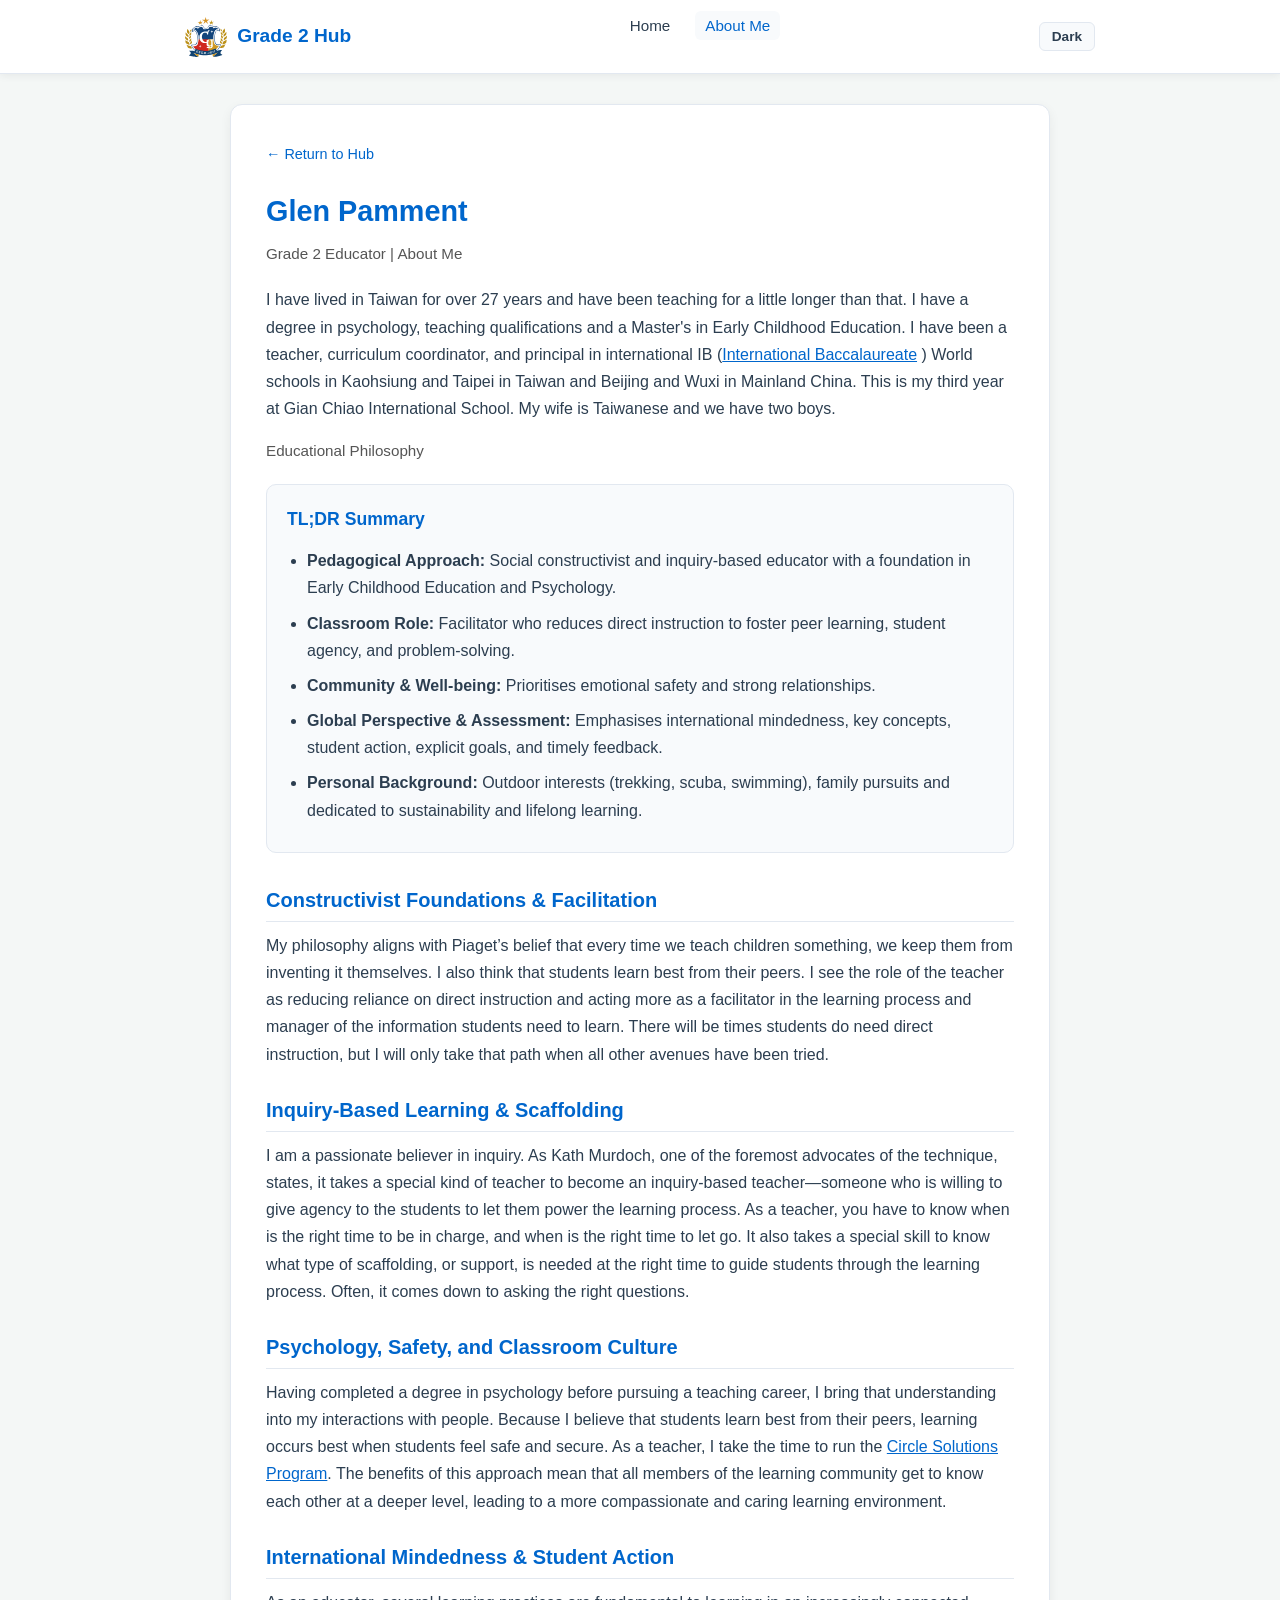
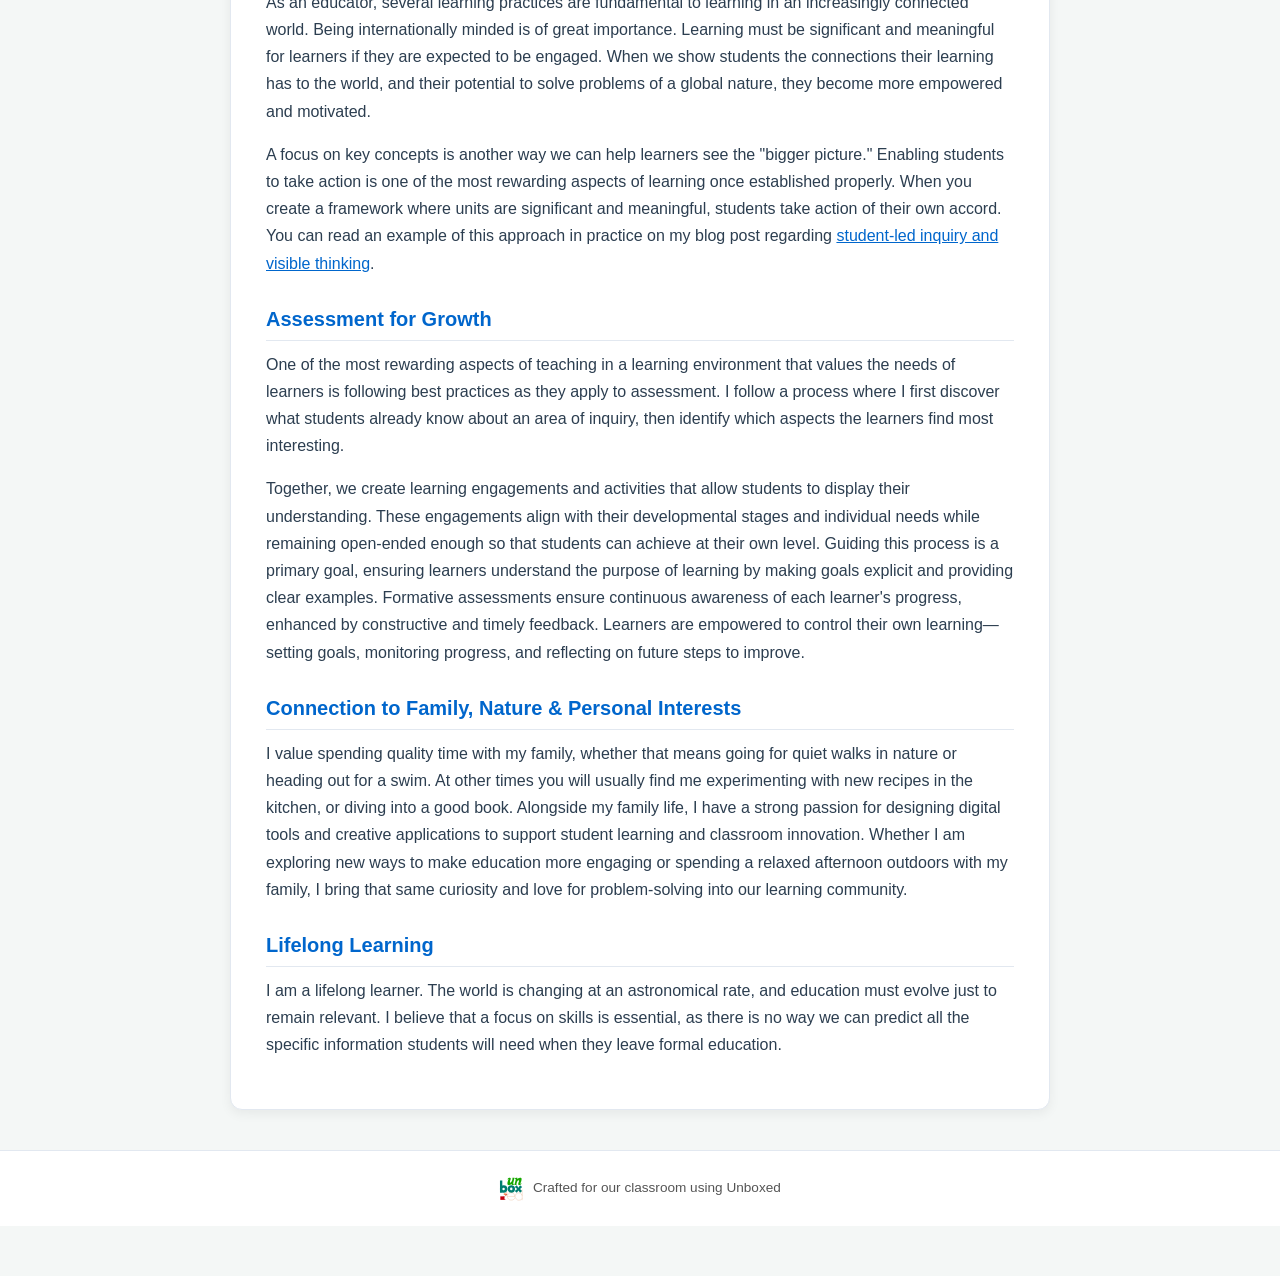
<file: about.html>
<!DOCTYPE html>
<html lang="en">

<head>
    <meta charset="UTF-8">
    <meta name="viewport" content="width=device-width, initial-scale=1.0">
    <title>Educational Philosophy - Glen Pamment</title>
    <link rel="icon" type="image/svg+xml" href="assets/GCIS_logo.svg">
    <!-- LINK TO CENTRAL STYLESHEET -->
    <link rel="stylesheet" href="assets/style.css">
</head>

<body>

    <!-- TOP NAVIGATION BAR -->
    <nav class="navbar">
        <div class="nav-container">
            <a href="index.html" class="nav-brand"><img src="assets/GCIS_logo.svg" alt="School Logo" style="height: 40px; vertical-align: middle; margin-right: 10px;">Grade 2 Hub</a>

            <ul class="nav-menu">
                <li><a href="index.html" class="nav-link">Home</a></li>
                <li><a href="about.html" class="nav-link active">About Me</a></li>
            </ul>

            <div class="nav-controls">
                <div id="google_translate_element"></div>
                <button id="theme-toggle" class="theme-toggle-btn" aria-label="Toggle Dark Mode">Dark</button>
            </div>
        </div>
    </nav>

    <!-- MAIN CONTENT -->
    <div class="container">
        <div class="card">
            <a href="index.html" class="back-link">&larr; Return to Hub</a>

            <h1>Glen Pamment</h1>
            <div class="subtitle">Grade 2 Educator | About Me</div>


            <p>I have lived in Taiwan for over 27 years and have been teaching for a little longer than that. I have a
                degree in psychology, teaching qualifications and a Master's in Early Childhood Education. I have been a
                teacher, curriculum coordinator, and principal in international IB (<a href="https://ibo.org/"
                    target="_blank" rel="noopener noreferrer" class="inline-link">International Baccalaureate</a> )
                World schools in Kaohsiung and Taipei in Taiwan and Beijing and Wuxi in Mainland China. This is my third
                year at Gian Chiao International School. My wife is Taiwanese and we have two boys.</p>

            <div class="subtitle">Educational Philosophy</div>

            <!-- TLDR SUMMARY BOX -->
            <div class="tldr-box">
                <div class="tldr-title">TL;DR Summary</div>
                <ul class="tldr-list">
                    <li><strong>Pedagogical Approach:</strong> Social constructivist and inquiry-based educator with a
                        foundation in Early Childhood Education and Psychology.</li>
                    <li><strong>Classroom Role:</strong> Facilitator who reduces direct instruction to foster peer
                        learning, student agency, and problem-solving.</li>
                    <li><strong>Community & Well-being:</strong> Prioritises emotional safety and strong relationships.
                    </li>
                    <li><strong>Global Perspective & Assessment:</strong> Emphasises international mindedness, key
                        concepts, student action, explicit goals, and timely feedback.</li>
                    <li><strong>Personal Background:</strong> Outdoor interests (trekking, scuba, swimming), family
                        pursuits and dedicated to sustainability and lifelong learning.</li>
                </ul>
            </div>

            <!-- FULL PHILOSOPHY SECTIONS -->
            <h2>Constructivist Foundations & Facilitation</h2>

            <p>My philosophy aligns with Piaget’s belief that every time we teach children something, we keep them from
                inventing it themselves. I also think that students learn best from their peers. I see the role of the
                teacher as reducing reliance on direct instruction and acting more as a facilitator in the learning
                process and manager of the information students need to learn. There will be times students do need
                direct instruction, but I will only take that path when all other avenues have been tried.</p>

            <h2>Inquiry-Based Learning & Scaffolding</h2>
            <p>I am a passionate believer in inquiry. As Kath Murdoch, one of the foremost advocates of the technique,
                states, it takes a special kind of teacher to become an inquiry-based teacher—someone who is willing to
                give agency to the students to let them power the learning process. As a teacher, you have to know when
                is the right time to be in charge, and when is the right time to let go. It also takes a special skill
                to know what type of scaffolding, or support, is needed at the right time to guide students through the
                learning process. Often, it comes down to asking the right questions.</p>

            <h2>Psychology, Safety, and Classroom Culture</h2>
            <p>Having completed a degree in psychology before pursuing a teaching career, I bring that understanding
                into my interactions with people. Because I believe that students learn best from their peers, learning
                occurs best when students feel safe and secure. As a teacher, I take the time to run the <a
                    href="https://www.circlesolutionsnetwork.com" target="_blank" rel="noopener noreferrer"
                    class="inline-link">Circle Solutions Program</a>. The benefits of this approach mean that all
                members of the learning community get to know each other at a deeper level, leading to a more
                compassionate and caring learning environment.</p>

            <h2>International Mindedness & Student Action</h2>
            <p>As an educator, several learning practices are fundamental to learning in an increasingly connected
                world. Being internationally minded is of great importance. Learning must be significant and meaningful
                for learners if they are expected to be engaged. When we show students the connections their learning
                has to the world, and their potential to solve problems of a global nature, they become more empowered
                and motivated.</p>

            <p>A focus on key concepts is another way we can help learners see the "bigger picture." Enabling students
                to take action is one of the most rewarding aspects of learning once established properly. When you
                create a framework where units are significant and meaningful, students take action of their own accord.
                You can read an example of this approach in practice on my blog post regarding <a
                    href="http://inquirypractice.blogspot.tw/2016/09/student-led-inquiry-and-visible-thinking.html"
                    target="_blank" rel="noopener noreferrer" class="inline-link">student-led inquiry and visible
                    thinking</a>.</p>

            <h2>Assessment for Growth</h2>
            <p>One of the most rewarding aspects of teaching in a learning environment that values the needs of learners
                is following best practices as they apply to assessment. I follow a process where I first discover what
                students already know about an area of inquiry, then identify which aspects the learners find most
                interesting.</p>

            <p>Together, we create learning engagements and activities that allow students to display their
                understanding. These engagements align with their developmental stages and individual needs while
                remaining open-ended enough so that students can achieve at their own level. Guiding this process is a
                primary goal, ensuring learners understand the purpose of learning by making goals explicit and
                providing clear examples. Formative assessments ensure continuous awareness of each learner's progress,
                enhanced by constructive and timely feedback. Learners are empowered to control their own
                learning—setting goals, monitoring progress, and reflecting on future steps to improve.</p>

            <h2>Connection to Family, Nature & Personal Interests</h2>
            <p>I value spending quality time with my family, whether that means going for quiet walks in nature or
                heading out for a swim. At other times you will usually find me experimenting with new recipes in the
                kitchen, or diving into a good book. Alongside my family life, I have a strong passion for designing
                digital tools and creative applications to support student learning and classroom innovation. Whether I
                am exploring new ways to make education more engaging or spending a relaxed afternoon outdoors with my
                family, I bring that same curiosity and love for problem-solving into our learning community.</p>

            <h2>Lifelong Learning</h2>
            <p>I am a lifelong learner. The world is changing at an astronomical rate, and education must evolve just to
                remain relevant. I believe that a focus on skills is essential, as there is no way we can predict all
                the specific information students will need when they leave formal education. </p>
        </div>
    </div>

    <!-- JAVASCRIPT FOR TRANSLATION AND DARK MODE -->
    <script type="text/javascript">
        function googleTranslateElementInit() {
            new google.translate.TranslateElement({
                pageLanguage: 'en',
                includedLanguages: 'zh-TW,zh-CN,en,ja,ko',
                layout: google.translate.TranslateElement.InlineLayout.SIMPLE
            }, 'google_translate_element');
        }
    </script>
    <script type="text/javascript"
        src="//translate.google.com/translate_a/element.js?cb=googleTranslateElementInit"></script>

    <!-- LINK TO CENTRAL JAVASCRIPT -->
    <script src="assets/main.js"></script>


        <footer class="site-footer">
        <img src="assets/unboxed_logo.svg" alt="Unboxed Logo">
        <span>Crafted for our classroom using Unboxed</span>
    </footer>
</body>

</html>
</file>
<file: assets/style.css>
/* =========================================================
   COLOR PALETTE & VARIABLES
   ========================================================= */
:root {
    --bg-color: #f4f7f6;
    --card-bg: #ffffff;
    --nav-bg: #ffffff;
    --text-color: #2c3e50;
    --subtext-color: #555555;
    --border-color: #e2e8f0;
    --primary-color: #0066cc;
    --primary-hover: #004999;
    --button-bg: #f8fafc;
    --shadow-color: rgba(0, 0, 0, 0.06);
}

[data-theme="dark"] {
    --bg-color: #121212;
    --card-bg: #1e1e1e;
    --nav-bg: #1e1e1e;
    --text-color: #e0e0e0;
    --subtext-color: #b0b0b0;
    --border-color: #333333;
    --primary-color: #4da6ff;
    --primary-hover: #80c1ff;
    --button-bg: #2a2a2a;
    --shadow-color: rgba(0, 0, 0, 0.4);
}

* {
    box-sizing: border-box;
    margin: 0;
    padding: 0;
    transition: background-color 0.3s ease, color 0.3s ease;
}

body {
    font-family: -apple-system, BlinkMacSystemFont, "Segoe UI", Roboto, Helvetica, Arial, sans-serif;
    background-color: var(--bg-color);
    color: var(--text-color);
    line-height: 1.7;
    padding-bottom: 50px;
}

/* NAVIGATION BAR */
.navbar {
    background-color: var(--nav-bg);
    border-bottom: 1px solid var(--border-color);
    position: sticky;
    top: 0;
    z-index: 1000;
    box-shadow: 0 2px 8px var(--shadow-color);
}

.nav-container {
    max-width: 950px;
    margin: 0 auto;
    padding: 12px 20px;
    display: flex;
    justify-content: space-between;
    align-items: center;
    flex-wrap: wrap;
    gap: 10px;
}

.nav-brand {
    font-weight: bold;
    font-size: 1.2rem;
    color: var(--primary-color);
    text-decoration: none;
}

.nav-menu {
    display: flex;
    align-items: center;
    gap: 15px;
    list-style: none;
}

.nav-link {
    text-decoration: none;
    color: var(--text-color);
    font-weight: 500;
    font-size: 0.95rem;
    padding: 6px 10px;
    border-radius: 6px;
}

.nav-link:hover,
.nav-link.active {
    color: var(--primary-color);
    background-color: var(--button-bg);
}

.nav-controls {
    display: flex;
    align-items: center;
    gap: 10px;
}

.theme-toggle-btn {
    background: var(--button-bg);
    border: 1px solid var(--border-color);
    color: var(--text-color);
    font-size: 0.85rem;
    font-weight: 600;
    padding: 6px 12px;
    border-radius: 6px;
    cursor: pointer;
}

.theme-toggle-btn:hover {
    border-color: var(--primary-color);
}

#google_translate_element select {
    background-color: var(--button-bg);
    color: var(--text-color);
    border: 1px solid var(--border-color);
    padding: 6px 8px;
    border-radius: 6px;
    font-size: 0.85rem;
    cursor: pointer;
}

/* MAIN CONTAINER & CARDS */
.container {
    max-width: 850px;
    margin: 30px auto 0;
    padding: 0 15px;
}

header {
    margin-bottom: 25px;
}

.card {
    background: var(--card-bg);
    padding: 35px;
    border-radius: 12px;
    border: 1px solid var(--border-color);
    box-shadow: 0 4px 12px var(--shadow-color);
}

.back-link {
    display: inline-block;
    margin-bottom: 20px;
    color: var(--primary-color);
    text-decoration: none;
    font-weight: 500;
    font-size: 0.9rem;
}

.back-link:hover {
    text-decoration: underline;
}

h1 {
    color: var(--primary-color);
    font-size: 1.8rem;
    margin-bottom: 5px;
}

.subtitle,
.date-subtitle {
    font-size: 0.95rem;
    color: var(--subtext-color);
    margin-bottom: 20px;
    font-weight: 500;
}

h2 {
    color: var(--primary-color);
    font-size: 1.25rem;
    margin-top: 25px;
    margin-bottom: 10px;
    padding-bottom: 4px;
    border-bottom: 1px solid var(--border-color);
}

h3 {
    color: var(--text-color);
    font-size: 1.05rem;
    margin-top: 18px;
    margin-bottom: 8px;
}

p {
    margin-bottom: 16px;
}

ul {
    margin-bottom: 16px;
    padding-left: 20px;
}

li {
    margin-bottom: 6px;
}

/* HUB PAGE GRID & CARDS */
.sections-grid {
    display: grid;
    grid-template-columns: repeat(auto-fit, minmax(320px, 1fr));
    gap: 20px;
    margin-top: 20px;
}

.section-card {
    background: var(--card-bg);
    padding: 25px;
    border-radius: 12px;
    border: 1px solid var(--border-color);
    box-shadow: 0 4px 12px var(--shadow-color);
}

.link-list {
    display: flex;
    flex-direction: column;
    gap: 12px;
    margin-top: 15px;
}

.link-button {
    display: block;
    padding: 14px 18px;
    background: var(--button-bg);
    border: 1px solid var(--border-color);
    border-radius: 8px;
    text-decoration: none;
    color: var(--text-color);
    transition: all 0.2s ease;
}

.link-button:hover {
    border-color: var(--primary-color);
    transform: translateY(-2px);
    box-shadow: 0 4px 10px var(--shadow-color);
}

.link-title {
    display: flex;
    justify-content: space-between;
    align-items: center;
    font-weight: 600;
    font-size: 1rem;
    color: var(--primary-color);
}

.link-subtitle {
    display: block;
    font-size: 0.85rem;
    color: var(--subtext-color);
    margin-top: 4px;
}

.note {
    font-size: 0.8rem;
    color: var(--subtext-color);
    margin-top: 10px;
    font-style: italic;
}

.badge {
    display: inline-block;
    font-size: 0.7rem;
    font-weight: 700;
    padding: 3px 8px;
    border-radius: 12px;
    text-transform: uppercase;
    background-color: var(--primary-color);
    color: #ffffff;
}

/* UNIT PAGE SPECIAL BOXES */
.central-idea-box {
    background-color: var(--button-bg);
    border-left: 4px solid var(--primary-color);
    padding: 16px 20px;
    border-radius: 6px;
    margin: 20px 0;
    font-size: 1.05rem;
}

.tldr-box {
    background-color: var(--button-bg);
    border: 1px solid var(--border-color);
    border-radius: 10px;
    padding: 20px;
    margin: 20px 0 30px 0;
}

.tldr-title {
    font-size: 1.1rem;
    font-weight: 700;
    color: var(--primary-color);
    margin-bottom: 12px;
}

.tldr-list {
    margin-bottom: 0;
    padding-left: 20px;
}

.tldr-list li {
    margin-bottom: 8px;
}

/* ROADMAP GRID (UNIT PAGE) */
.roadmap-grid {
    display: grid;
    grid-template-columns: repeat(auto-fit, minmax(240px, 1fr));
    gap: 15px;
    margin: 20px 0 30px 0;
}

.roadmap-step {
    background: var(--button-bg);
    border: 1px solid var(--border-color);
    border-radius: 8px;
    padding: 15px;
}

.step-week {
    font-size: 0.75rem;
    font-weight: 700;
    text-transform: uppercase;
    color: var(--primary-color);
    margin-bottom: 4px;
}

.step-title {
    font-weight: 600;
    font-size: 0.95rem;
    margin-bottom: 6px;
}

.step-desc {
    font-size: 0.85rem;
    color: var(--subtext-color);
    line-height: 1.4;
}

.inline-link {
    color: var(--primary-color);
    text-decoration: underline;
}

/* FOOTER & RESPONSIVE IMAGES */
.site-footer {
    text-align: center;
    margin-top: 40px;
    padding: 25px 20px;
    font-size: 0.85rem;
    color: var(--subtext-color);
    background-color: var(--card-bg);
    border-top: 1px solid var(--border-color);
}

.site-footer img {
    height: 24px;
    vertical-align: middle;
    margin-right: 6px;
}

.newsletter-img {
    max-width: 100%;
    height: auto;
    border-radius: 8px;
    margin: 16px 0;
    display: block;
    border: 1px solid var(--border-color);
    cursor: pointer;
    transition: all 0.3s ease-in-out;
}

@media (max-width: 600px) {
    .newsletter-img {
        max-width: 160px;
        margin: 12px auto;
        box-shadow: 0 2px 6px var(--shadow-color);
    }

    .newsletter-img.expanded {
        max-width: 100%;
        margin: 16px 0;
    }
}
</file>
